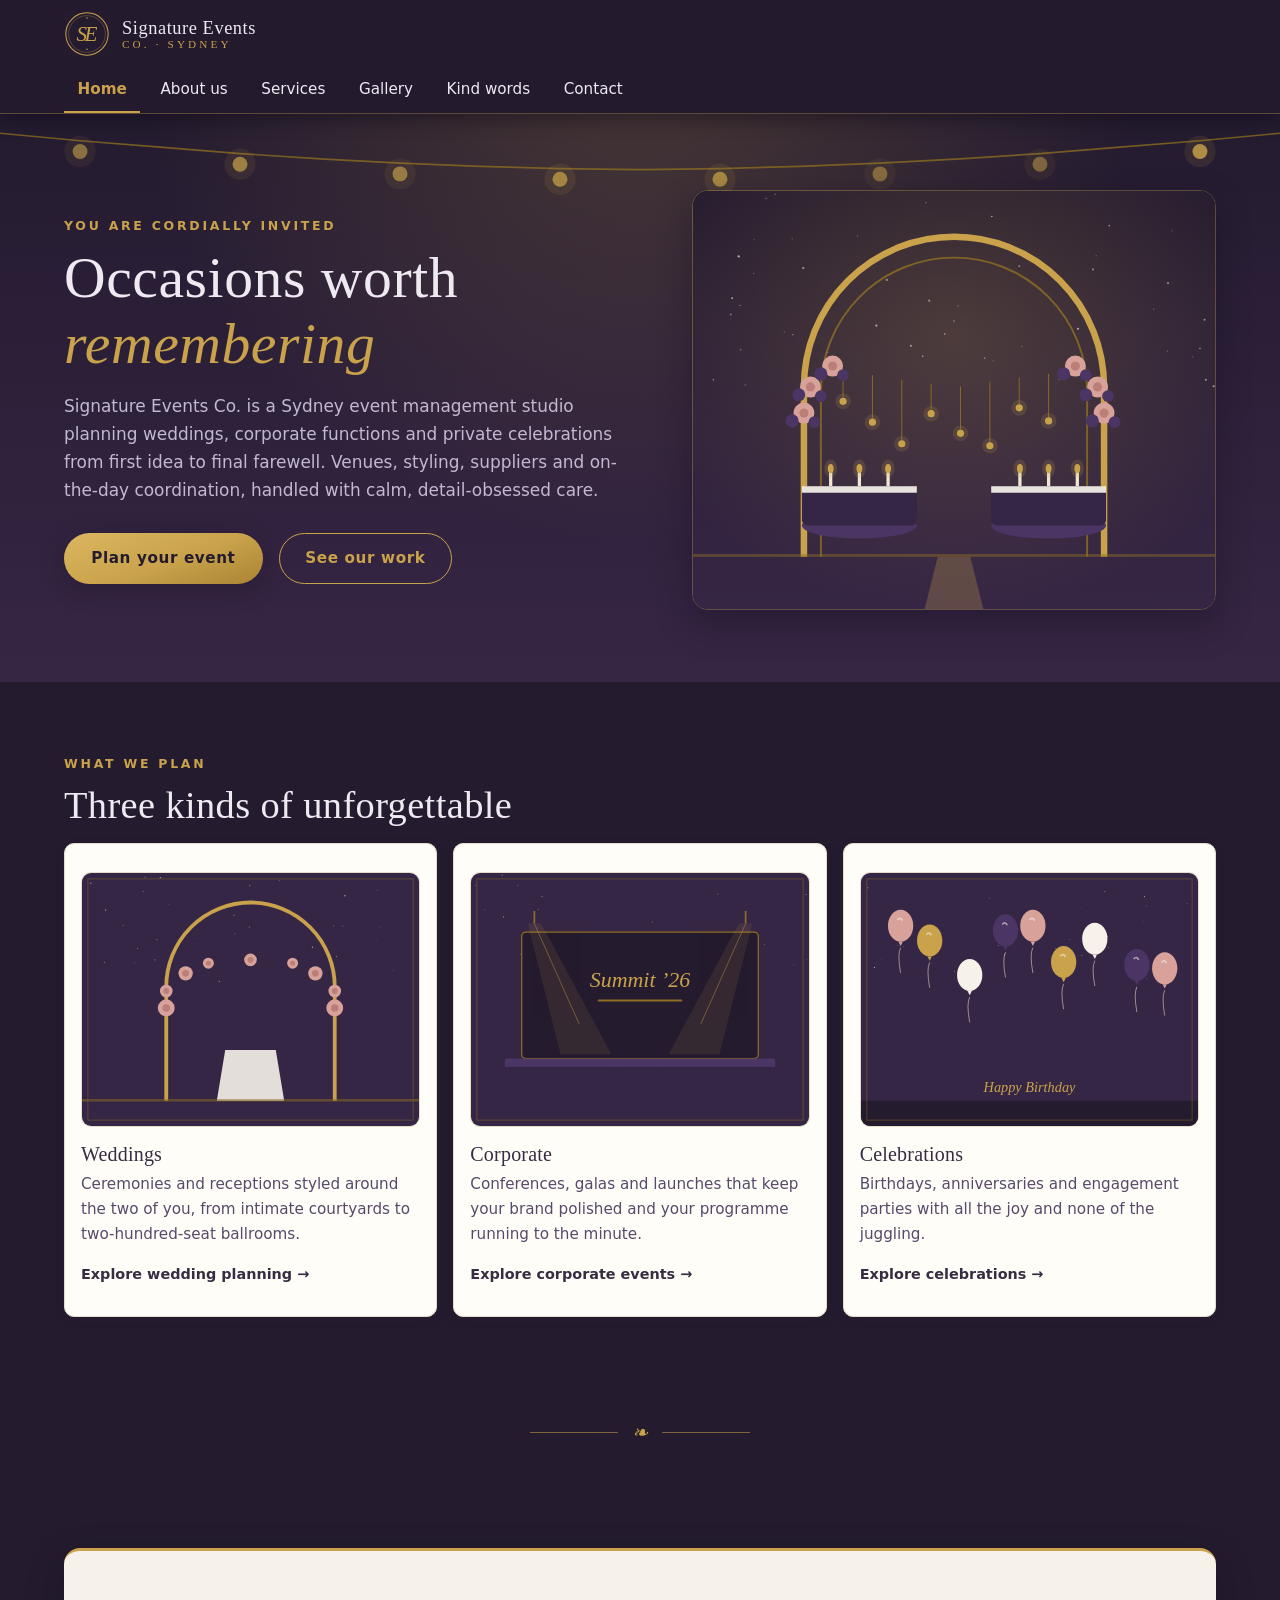
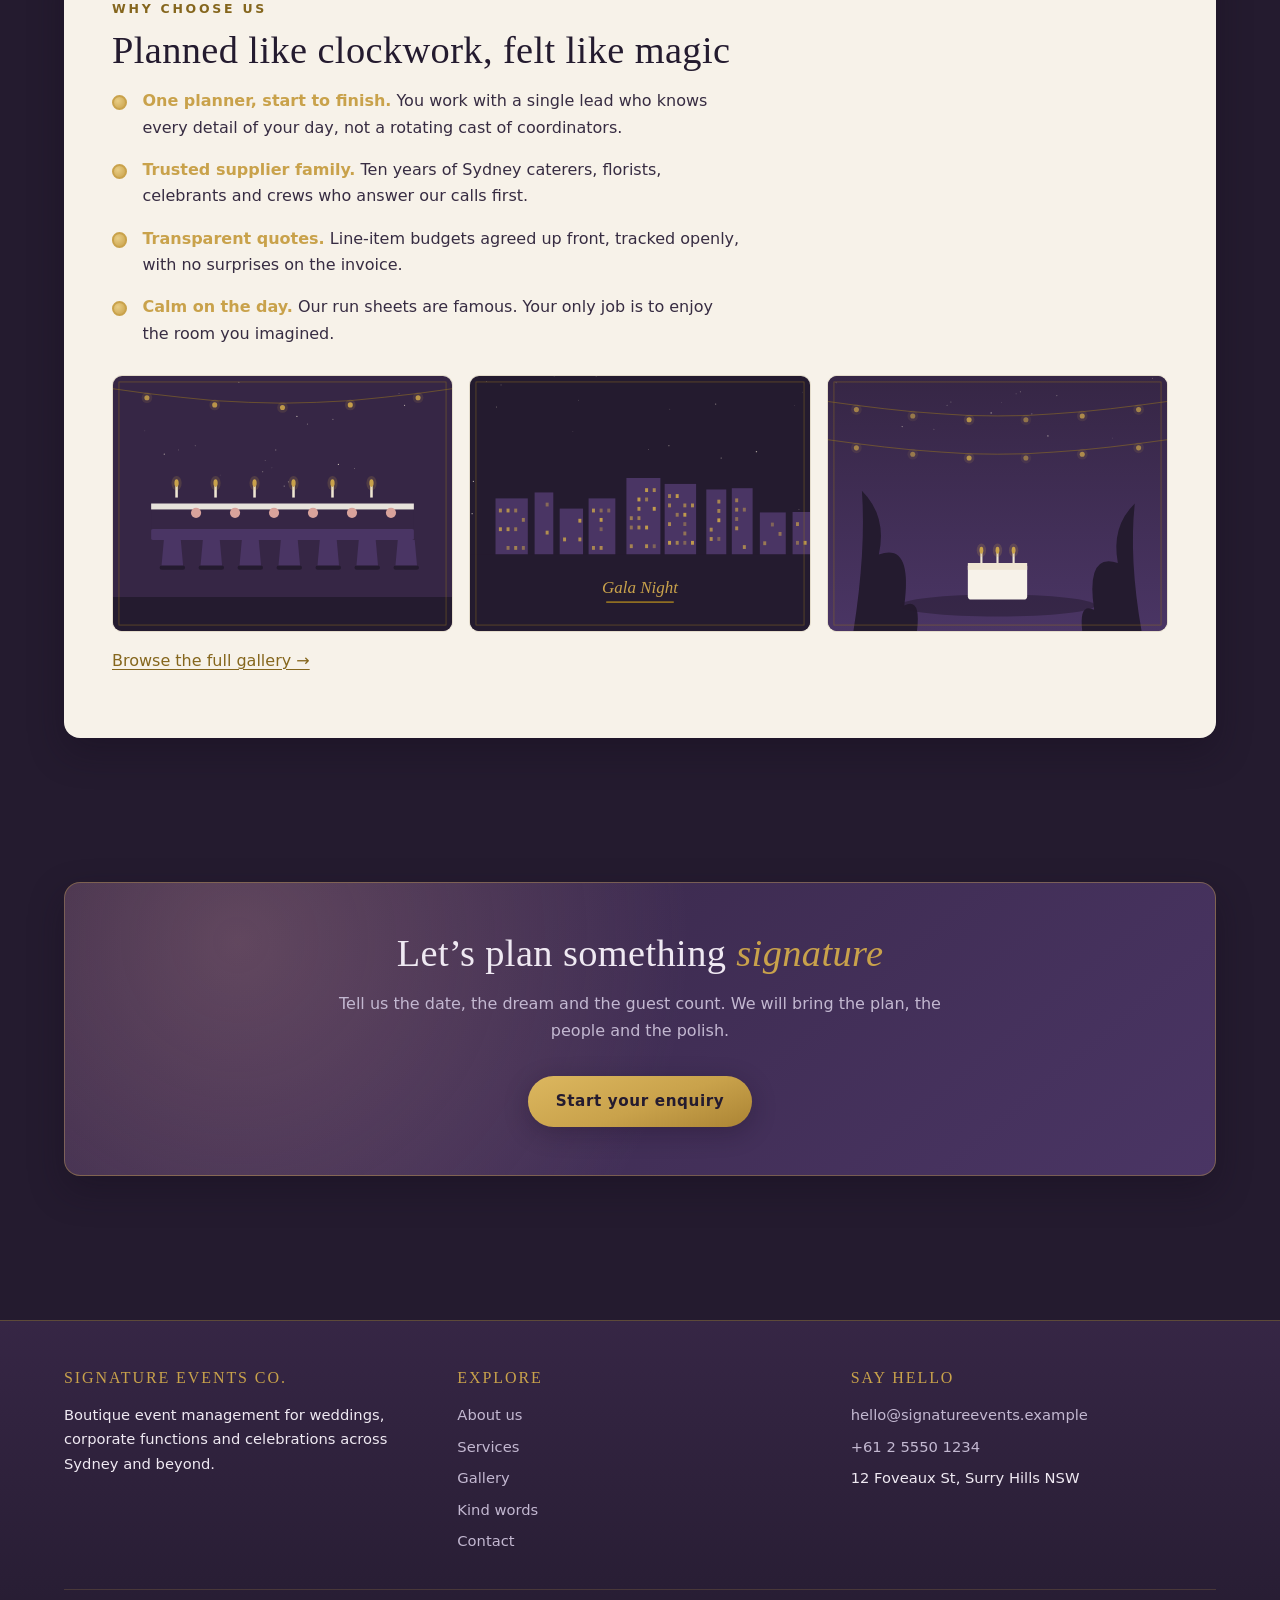
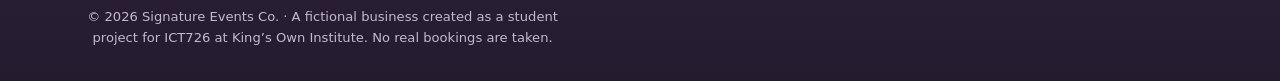
<file: index.html>
<!DOCTYPE html>
<html lang="en">
<head>
  <meta charset="UTF-8">
  <meta name="viewport" content="width=device-width, initial-scale=1.0">
  <meta name="description" content="Signature Events Co. — a Sydney event management studio planning weddings, corporate functions and private celebrations from first idea to final farewell.">
  <title>Signature Events Co. — Event Management, Sydney</title>
  <link rel="icon" type="image/svg+xml" href="images/favicon.svg">
  <link rel="stylesheet" href="css/style.css">
  <link rel="stylesheet" href="css/responsive.css">
  <script src="js/script.js" defer></script>
</head>
<body>
  <a class="skip-link" href="#main">Skip to main content</a>

  <header class="site-header">
    <div class="wrap header-bar">
      <a class="brand" href="index.html">
        <img src="images/logo.svg" alt="" width="46" height="46">
        <span class="brand-name">Signature Events<em>Co. &middot; Sydney</em></span>
      </a>
      <button class="nav-toggle" aria-expanded="false" aria-controls="site-nav">
        <span></span><span></span><span></span>
        <span class="visually-hidden">Menu</span>
      </button>
    </div>
    <nav id="site-nav" class="site-nav wrap" aria-label="Main">
      <ul>
        <li><a href="index.html" aria-current="page">Home</a></li>
        <li><a href="about.html">About us</a></li>
        <li><a href="services.html">Services</a></li>
        <li><a href="gallery.html">Gallery</a></li>
        <li><a href="testimonials.html">Kind words</a></li>
        <li><a href="contact.html">Contact</a></li>
      </ul>
    </nav>
  </header>

  <main id="main">

    <!-- Hero: business name, tagline and 20–50 word introduction -->
    <section class="hero" aria-labelledby="hero-title">
      <img class="hero-lights" src="images/string-lights.svg" alt="" width="1200" height="130">
      <div class="wrap hero-grid">
        <div>
          <span class="eyebrow rise">You are cordially invited</span>
          <h1 id="hero-title" class="rise rise-2">Occasions worth <em>remembering</em></h1>
          <p class="hero-intro rise rise-3">
            Signature Events Co. is a Sydney event management studio planning
            weddings, corporate functions and private celebrations from first
            idea to final farewell. Venues, styling, suppliers and on-the-day
            coordination, handled with calm, detail-obsessed care.
          </p>
          <div class="hero-actions rise rise-4">
            <a class="btn" href="contact.html">Plan your event</a>
            <a class="btn-ghost" href="gallery.html">See our work</a>
          </div>
        </div>
        <img class="hero-art rise rise-3"
             src="images/hero-illustration.svg"
             alt="Illustration of an evening reception: a gold arch strung with lights above two candlelit tables under a starry aubergine sky."
             width="800" height="640">
      </div>
    </section>

    <!-- Three event categories, linking through to Services -->
    <section class="section" aria-labelledby="cat-title">
      <div class="wrap">
        <header class="section-head">
          <span class="eyebrow">What we plan</span>
          <h2 id="cat-title">Three kinds of unforgettable</h2>
        </header>
        <div class="grid grid-3">
          <a class="tile" href="services.html#wedding-planning">
            <img class="thumb" src="images/gallery/wedding-arch.svg"
                 alt="A gold ceremony arch dressed with rose blooms above an ivory aisle."
                 width="800" height="600">
            <h3>Weddings</h3>
            <p>Ceremonies and receptions styled around the two of you, from
               intimate courtyards to two-hundred-seat ballrooms.</p>
            <span class="tile-link">Explore wedding planning &rarr;</span>
          </a>
          <a class="tile" href="services.html#corporate-events">
            <img class="thumb" src="images/gallery/corporate-stage.svg"
                 alt="A dark keynote stage lit by two gold beams with a large screen."
                 width="800" height="600">
            <h3>Corporate</h3>
            <p>Conferences, galas and launches that keep your brand polished
               and your programme running to the minute.</p>
            <span class="tile-link">Explore corporate events &rarr;</span>
          </a>
          <a class="tile" href="services.html#private-parties">
            <img class="thumb" src="images/gallery/social-balloons.svg"
                 alt="Rose, gold and plum balloons drifting above the words Happy Birthday."
                 width="800" height="600">
            <h3>Celebrations</h3>
            <p>Birthdays, anniversaries and engagement parties with all the
               joy and none of the juggling.</p>
            <span class="tile-link">Explore celebrations &rarr;</span>
          </a>
        </div>
      </div>
    </section>

    <p class="fleuron" aria-hidden="true">&#10087;</p>

    <!-- Why choose us + featured gallery strip -->
    <section class="section" aria-labelledby="why-title">
      <div class="wrap">
        <div class="card-panel on-linen">
          <span class="eyebrow">Why choose us</span>
          <h2 id="why-title">Planned like clockwork, felt like magic</h2>
          <ul class="highlights">
            <li><strong>One planner, start to finish.</strong> You work with a
                single lead who knows every detail of your day, not a rotating
                cast of coordinators.</li>
            <li><strong>Trusted supplier family.</strong> Ten years of Sydney
                caterers, florists, celebrants and crews who answer our calls
                first.</li>
            <li><strong>Transparent quotes.</strong> Line-item budgets agreed
                up front, tracked openly, with no surprises on the invoice.</li>
            <li><strong>Calm on the day.</strong> Our run sheets are famous.
                Your only job is to enjoy the room you imagined.</li>
          </ul>
          <div class="grid grid-3 panel-gallery">
            <img src="images/gallery/wedding-tables.svg"
                 alt="A long linen head table set with candles and roses under festoon lights."
                 width="800" height="600" loading="lazy">
            <img src="images/gallery/corporate-gala.svg"
                 alt="A city skyline glittering with lit windows above the words Gala Night."
                 width="800" height="600" loading="lazy">
            <img src="images/gallery/social-garden.svg"
                 alt="Festoon lights swinging between dark trees above a candlelit garden table."
                 width="800" height="600" loading="lazy">
          </div>
          <p class="panel-more">
            <a href="gallery.html">Browse the full gallery &rarr;</a>
          </p>
        </div>
      </div>
    </section>

    <!-- Closing call to action -->
    <section class="section" aria-labelledby="cta-title">
      <div class="wrap">
        <div class="cta-banner">
          <h2 id="cta-title">Let&rsquo;s plan something <em>signature</em></h2>
          <p>Tell us the date, the dream and the guest count. We will bring
             the plan, the people and the polish.</p>
          <a class="btn" href="contact.html">Start your enquiry</a>
        </div>
      </div>
    </section>

  </main>

  <footer class="site-footer">
    <div class="wrap footer-grid">
      <div>
        <h3>Signature Events Co.</h3>
        <p>Boutique event management for weddings, corporate functions and
           celebrations across Sydney and beyond.</p>
      </div>
      <nav aria-label="Footer">
        <h3>Explore</h3>
        <ul>
          <li><a href="about.html">About us</a></li>
          <li><a href="services.html">Services</a></li>
          <li><a href="gallery.html">Gallery</a></li>
          <li><a href="testimonials.html">Kind words</a></li>
          <li><a href="contact.html">Contact</a></li>
        </ul>
      </nav>
      <div>
        <h3>Say hello</h3>
        <address>
        <ul>
          <li><a href="mailto:hello@signatureevents.example">hello@signatureevents.example</a></li>
          <li><a href="tel:+61255501234">+61 2 5550 1234</a></li>
          <li>12 Foveaux St, Surry Hills NSW</li>
        </ul>
        </address>
      </div>
    </div>
    <div class="wrap footer-bottom">
      <p>&copy; <span id="year">2026</span> Signature Events Co. &middot; A
         fictional business created as a student project for ICT726 at
         King&rsquo;s Own Institute. No real bookings are taken.</p>
    </div>
  </footer>
</body>
</html>
</file>
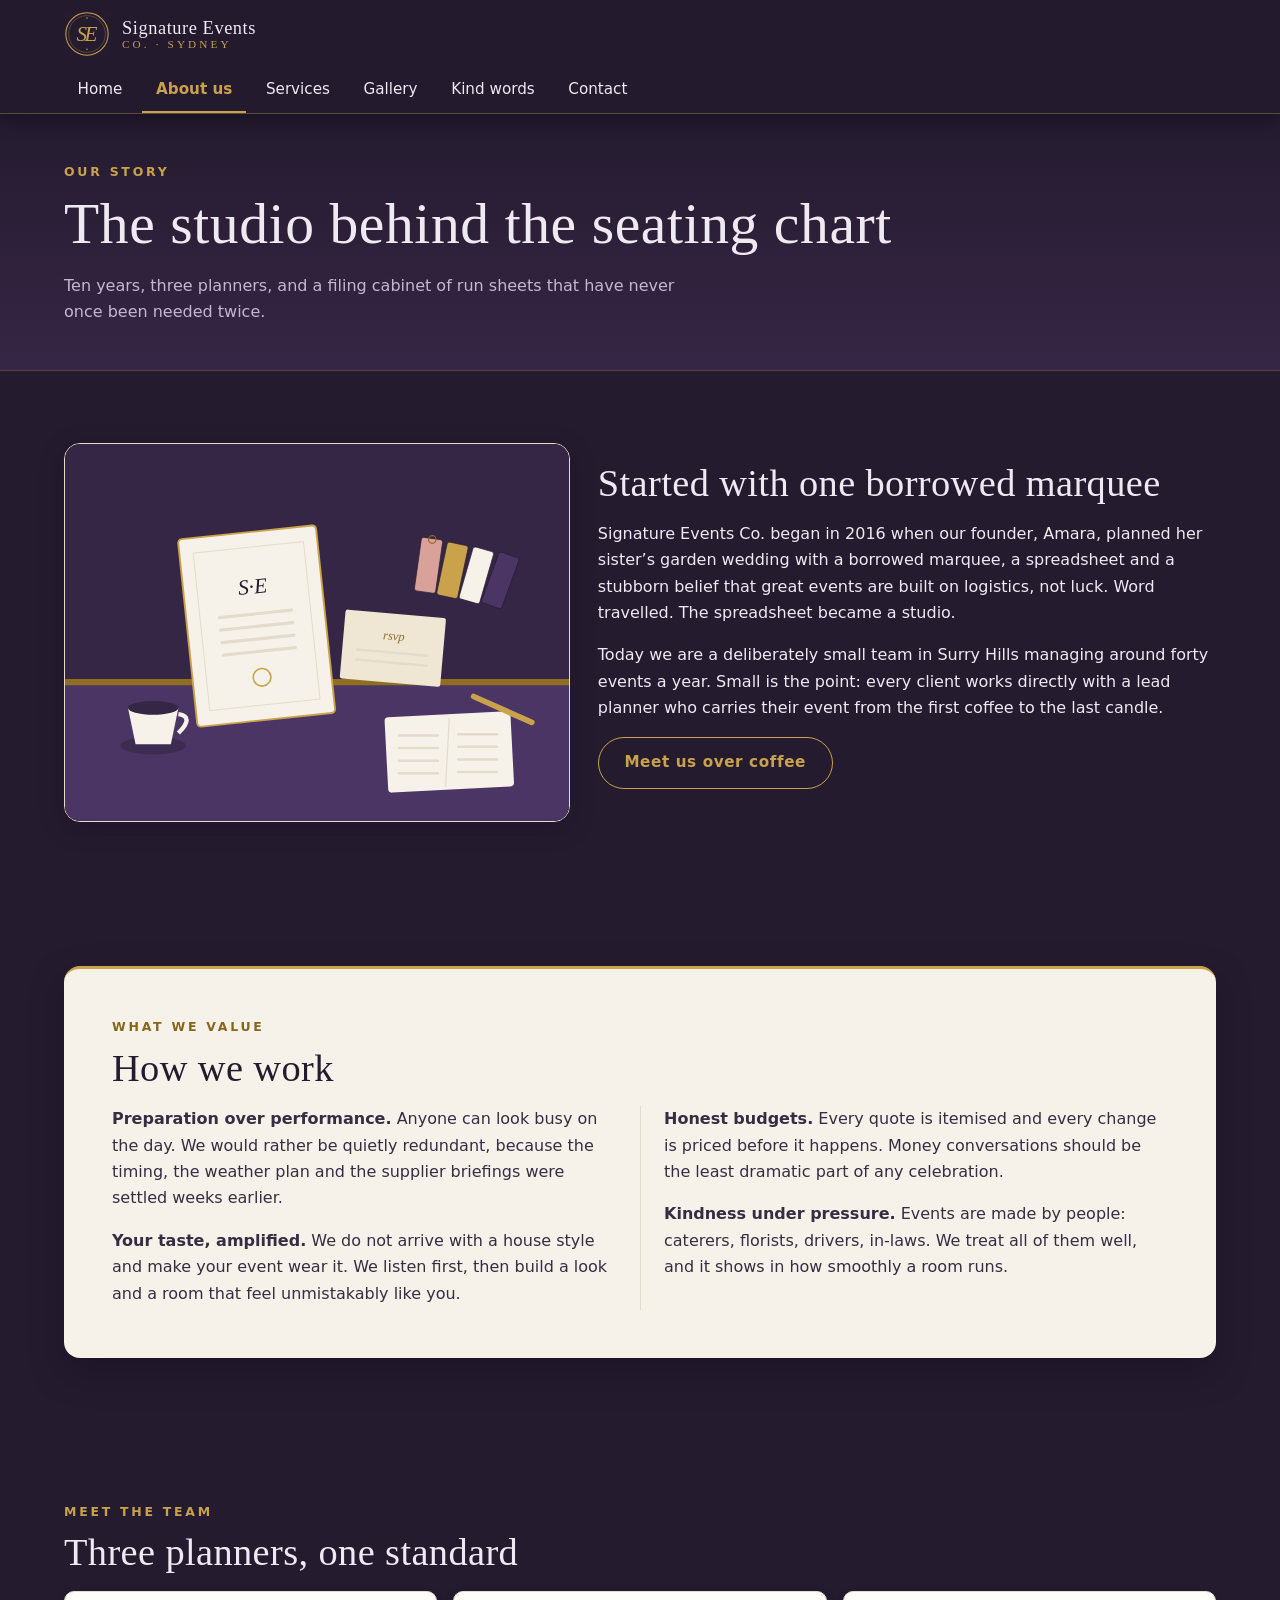
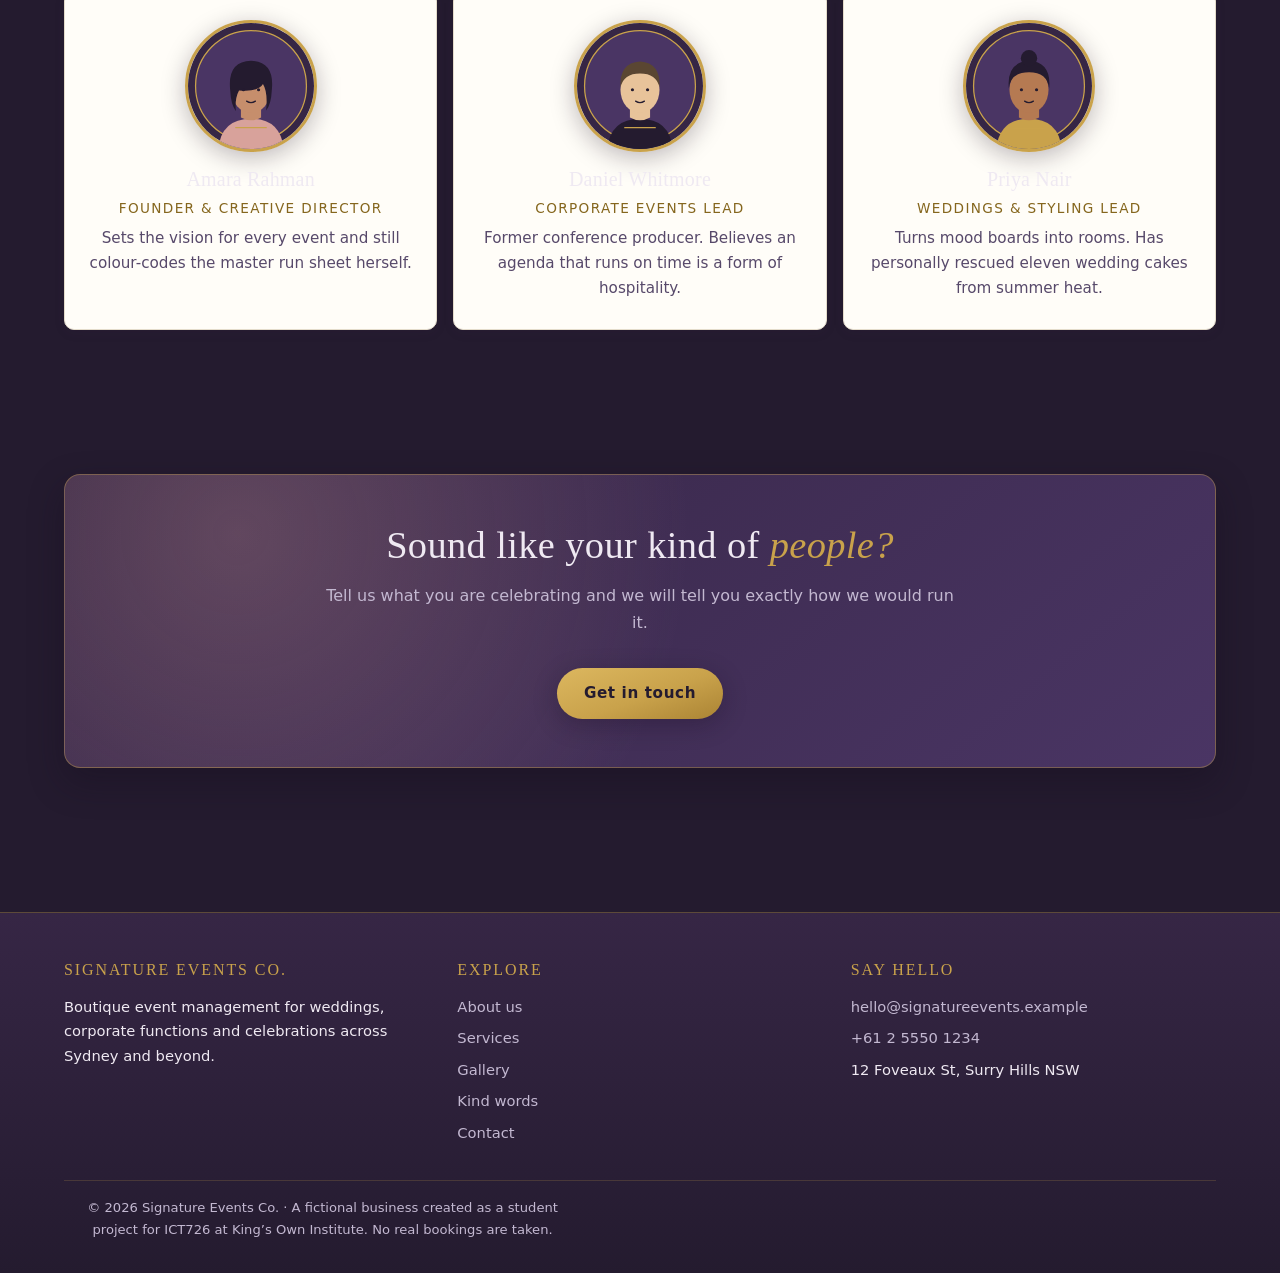
<file: about.html>
<!DOCTYPE html>
<html lang="en">
<head>
  <meta charset="UTF-8">
  <meta name="viewport" content="width=device-width, initial-scale=1.0">
  <meta name="description" content="Meet Signature Events Co. — the story, values and small Sydney team behind ten years of weddings, corporate functions and celebrations.">
  <title>About us — Signature Events Co.</title>
  <link rel="icon" type="image/svg+xml" href="images/favicon.svg">
  <link rel="stylesheet" href="css/style.css">
  <link rel="stylesheet" href="css/responsive.css">
  <script src="js/script.js" defer></script>
</head>
<body>
  <a class="skip-link" href="#main">Skip to main content</a>

  <header class="site-header">
    <div class="wrap header-bar">
      <a class="brand" href="index.html">
        <img src="images/logo.svg" alt="" width="46" height="46">
        <span class="brand-name">Signature Events<em>Co. &middot; Sydney</em></span>
      </a>
      <button class="nav-toggle" aria-expanded="false" aria-controls="site-nav">
        <span></span><span></span><span></span>
        <span class="visually-hidden">Menu</span>
      </button>
    </div>
    <nav id="site-nav" class="site-nav wrap" aria-label="Main">
      <ul>
        <li><a href="index.html">Home</a></li>
        <li><a href="about.html" aria-current="page">About us</a></li>
        <li><a href="services.html">Services</a></li>
        <li><a href="gallery.html">Gallery</a></li>
        <li><a href="testimonials.html">Kind words</a></li>
        <li><a href="contact.html">Contact</a></li>
      </ul>
    </nav>
  </header>

  <main id="main">

    <section class="page-hero" aria-labelledby="page-title">
      <div class="wrap">
        <span class="eyebrow">Our story</span>
        <h1 id="page-title">The studio behind the seating chart</h1>
        <p>Ten years, three planners, and a filing cabinet of run sheets that
           have never once been needed twice.</p>
      </div>
    </section>

    <section class="section" aria-labelledby="story-title">
      <div class="wrap split">
        <img src="images/about-studio.svg"
             alt="Illustration of the planning studio desk: an invitation suite, RSVP card, fabric swatches, a notebook and a cup of coffee."
             width="800" height="600">
        <div>
          <h2 id="story-title">Started with one borrowed marquee</h2>
          <p>Signature Events Co. began in 2016 when our founder, Amara,
             planned her sister&rsquo;s garden wedding with a borrowed marquee,
             a spreadsheet and a stubborn belief that great events are built
             on logistics, not luck. Word travelled. The spreadsheet became a
             studio.</p>
          <p>Today we are a deliberately small team in Surry Hills managing
             around forty events a year. Small is the point: every client
             works directly with a lead planner who carries their event from
             the first coffee to the last candle.</p>
          <p><a class="btn-ghost" href="contact.html">Meet us over coffee</a></p>
        </div>
      </div>
    </section>

    <section class="section" aria-labelledby="values-title">
      <div class="wrap">
        <div class="card-panel on-linen">
          <span class="eyebrow">What we value</span>
          <h2 id="values-title">How we work</h2>
          <div class="values-copy">
            <p><strong>Preparation over performance.</strong> Anyone can look
               busy on the day. We would rather be quietly redundant, because
               the timing, the weather plan and the supplier briefings were
               settled weeks earlier.</p>
            <p><strong>Your taste, amplified.</strong> We do not arrive with a
               house style and make your event wear it. We listen first, then
               build a look and a room that feel unmistakably like you.</p>
            <p><strong>Honest budgets.</strong> Every quote is itemised and
               every change is priced before it happens. Money conversations
               should be the least dramatic part of any celebration.</p>
            <p><strong>Kindness under pressure.</strong> Events are made by
               people: caterers, florists, drivers, in-laws. We treat all of
               them well, and it shows in how smoothly a room runs.</p>
          </div>
        </div>
      </div>
    </section>

    <section class="section" aria-labelledby="team-title">
      <div class="wrap">
        <header class="section-head">
          <span class="eyebrow">Meet the team</span>
          <h2 id="team-title">Three planners, one standard</h2>
        </header>
        <div class="grid grid-3">
          <article class="tile team-card">
            <img src="images/team/amara.svg"
                 alt="Illustrated portrait of Amara Rahman, who has dark wavy hair and wears a rose-coloured top."
                 width="132" height="132">
            <h3>Amara Rahman</h3>
            <p class="role">Founder &amp; Creative Director</p>
            <p>Sets the vision for every event and still colour-codes the
               master run sheet herself.</p>
          </article>
          <article class="tile team-card">
            <img src="images/team/daniel.svg"
                 alt="Illustrated portrait of Daniel Whitmore, who has short brown hair and wears a dark suit."
                 width="132" height="132">
            <h3>Daniel Whitmore</h3>
            <p class="role">Corporate Events Lead</p>
            <p>Former conference producer. Believes an agenda that runs on
               time is a form of hospitality.</p>
          </article>
          <article class="tile team-card">
            <img src="images/team/priya.svg"
                 alt="Illustrated portrait of Priya Nair, who wears her dark hair in a bun and a gold-coloured top."
                 width="132" height="132">
            <h3>Priya Nair</h3>
            <p class="role">Weddings &amp; Styling Lead</p>
            <p>Turns mood boards into rooms. Has personally rescued eleven
               wedding cakes from summer heat.</p>
          </article>
        </div>
      </div>
    </section>

    <section class="section" aria-labelledby="cta-title">
      <div class="wrap">
        <div class="cta-banner">
          <h2 id="cta-title">Sound like your kind of <em>people?</em></h2>
          <p>Tell us what you are celebrating and we will tell you exactly how
             we would run it.</p>
          <a class="btn" href="contact.html">Get in touch</a>
        </div>
      </div>
    </section>

  </main>

  <footer class="site-footer">
    <div class="wrap footer-grid">
      <div>
        <h3>Signature Events Co.</h3>
        <p>Boutique event management for weddings, corporate functions and
           celebrations across Sydney and beyond.</p>
      </div>
      <nav aria-label="Footer">
        <h3>Explore</h3>
        <ul>
          <li><a href="about.html">About us</a></li>
          <li><a href="services.html">Services</a></li>
          <li><a href="gallery.html">Gallery</a></li>
          <li><a href="testimonials.html">Kind words</a></li>
          <li><a href="contact.html">Contact</a></li>
        </ul>
      </nav>
      <div>
        <h3>Say hello</h3>
        <address>
        <ul>
          <li><a href="mailto:hello@signatureevents.example">hello@signatureevents.example</a></li>
          <li><a href="tel:+61255501234">+61 2 5550 1234</a></li>
          <li>12 Foveaux St, Surry Hills NSW</li>
        </ul>
        </address>
      </div>
    </div>
    <div class="wrap footer-bottom">
      <p>&copy; <span id="year">2026</span> Signature Events Co. &middot; A
         fictional business created as a student project for ICT726 at
         King&rsquo;s Own Institute. No real bookings are taken.</p>
    </div>
  </footer>
</body>
</html>
</file>
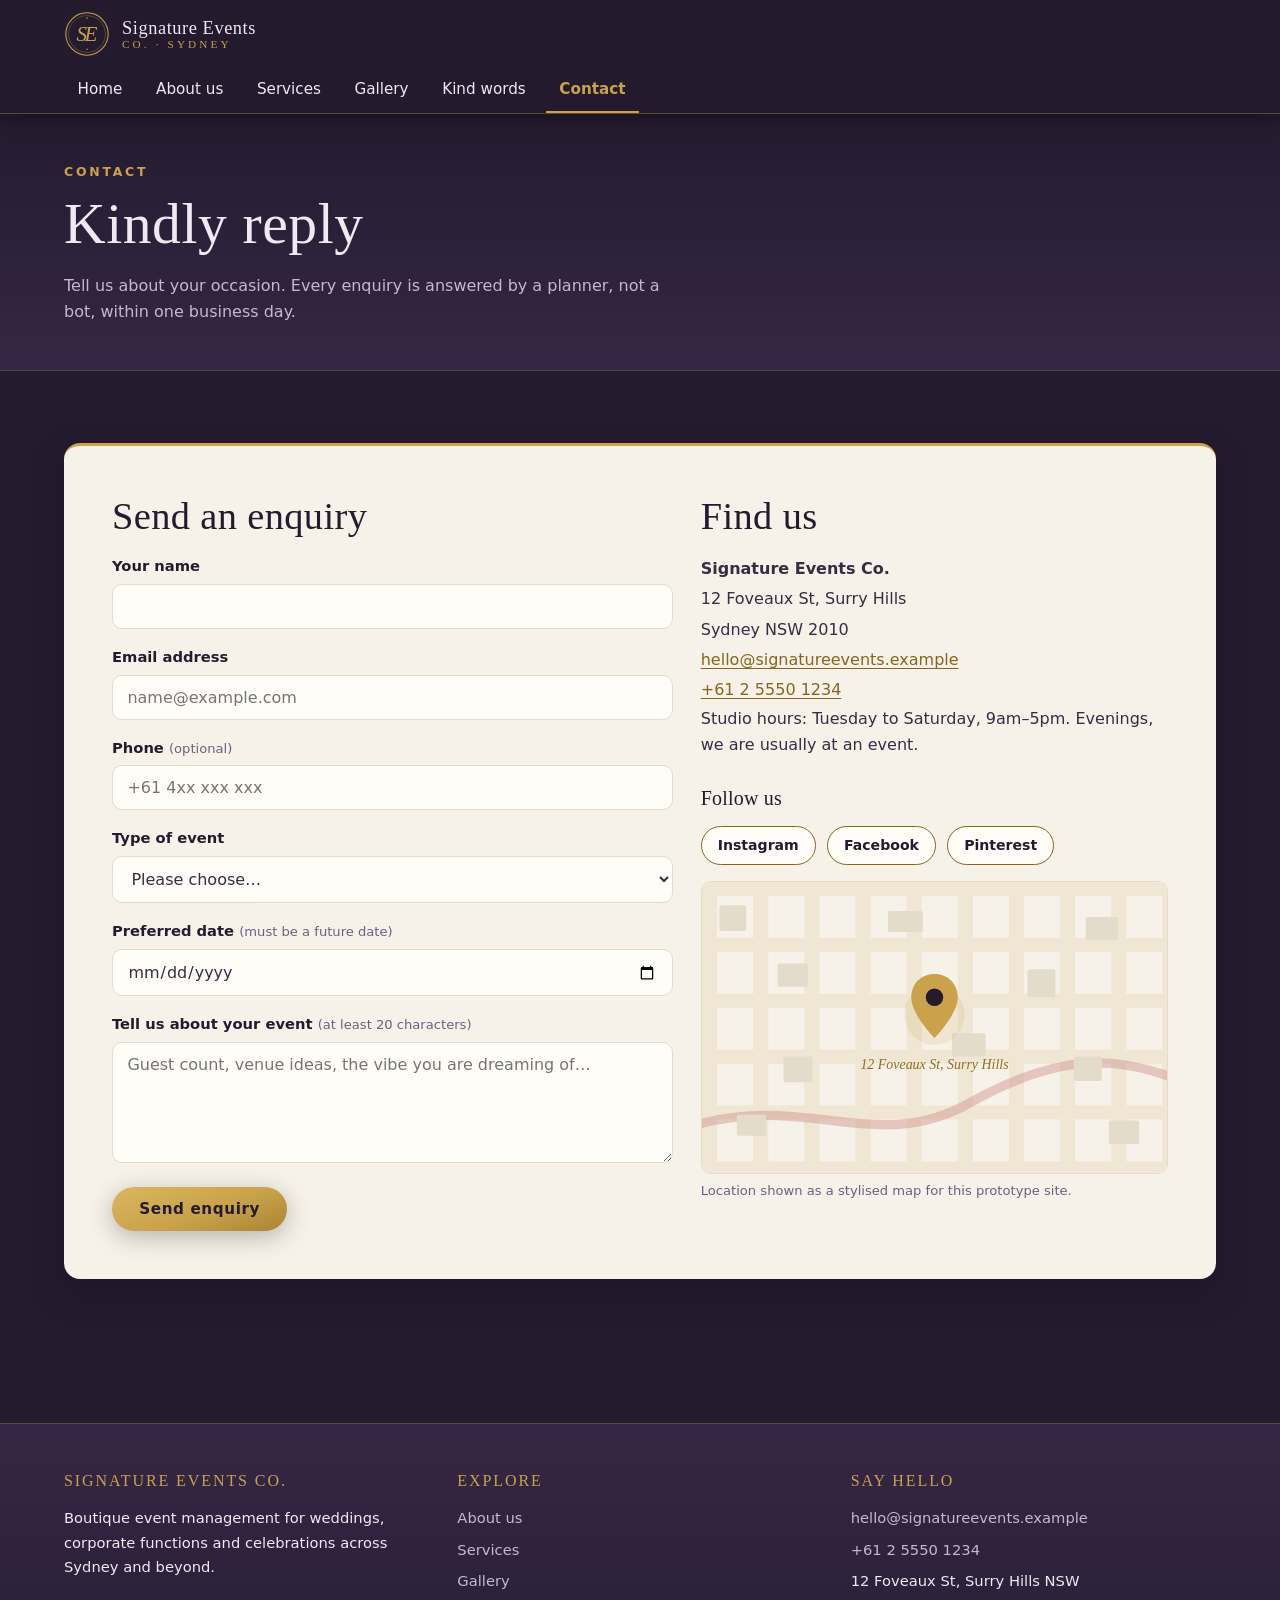
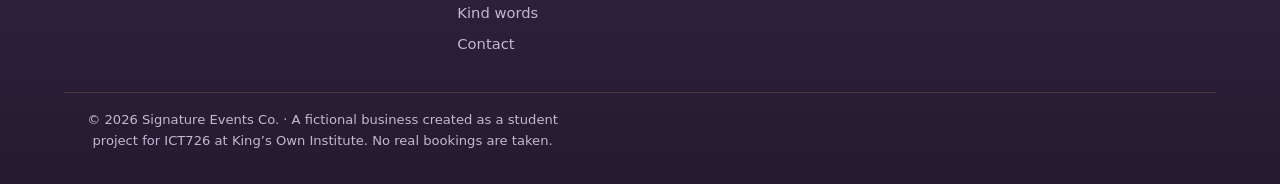
<file: contact.html>
<!DOCTYPE html>
<html lang="en">
<head>
  <meta charset="UTF-8">
  <meta name="viewport" content="width=device-width, initial-scale=1.0">
  <meta name="description" content="Contact Signature Events Co. — send an enquiry about your wedding, corporate event or celebration, or reach us by email, phone and social media.">
  <title>Contact — Signature Events Co.</title>
  <link rel="icon" type="image/svg+xml" href="images/favicon.svg">
  <link rel="stylesheet" href="css/style.css">
  <link rel="stylesheet" href="css/responsive.css">
  <script src="js/script.js" defer></script>
</head>
<body>
  <a class="skip-link" href="#main">Skip to main content</a>

  <header class="site-header">
    <div class="wrap header-bar">
      <a class="brand" href="index.html">
        <img src="images/logo.svg" alt="" width="46" height="46">
        <span class="brand-name">Signature Events<em>Co. &middot; Sydney</em></span>
      </a>
      <button class="nav-toggle" aria-expanded="false" aria-controls="site-nav">
        <span></span><span></span><span></span>
        <span class="visually-hidden">Menu</span>
      </button>
    </div>
    <nav id="site-nav" class="site-nav wrap" aria-label="Main">
      <ul>
        <li><a href="index.html">Home</a></li>
        <li><a href="about.html">About us</a></li>
        <li><a href="services.html">Services</a></li>
        <li><a href="gallery.html">Gallery</a></li>
        <li><a href="testimonials.html">Kind words</a></li>
        <li><a href="contact.html" aria-current="page">Contact</a></li>
      </ul>
    </nav>
  </header>

  <main id="main">

    <section class="page-hero" aria-labelledby="page-title">
      <div class="wrap">
        <span class="eyebrow">Contact</span>
        <h1 id="page-title">Kindly reply</h1>
        <p>Tell us about your occasion. Every enquiry is answered by a
           planner, not a bot, within one business day.</p>
      </div>
    </section>

    <section class="section" aria-labelledby="form-title">
      <div class="wrap">
        <div class="card-panel on-linen contact-grid">

          <!-- Enquiry form: HTML5 attributes + JavaScript validation -->
          <section aria-labelledby="form-title">
            <h2 id="form-title">Send an enquiry</h2>
            <form id="enquiry-form" novalidate>

              <div class="form-field">
                <label for="full-name">Your name</label>
                <input type="text" id="full-name" name="full-name"
                       autocomplete="name" required
                       aria-describedby="err-full-name">
                <p class="error-msg" id="err-full-name"></p>
              </div>

              <div class="form-field">
                <label for="email">Email address</label>
                <input type="email" id="email" name="email"
                       autocomplete="email" required
                       placeholder="name@example.com"
                       aria-describedby="err-email">
                <p class="error-msg" id="err-email"></p>
              </div>

              <div class="form-field">
                <label for="phone">Phone
                  <span class="hint">(optional)</span></label>
                <input type="tel" id="phone" name="phone"
                       autocomplete="tel" inputmode="tel"
                       placeholder="+61 4xx xxx xxx"
                       aria-describedby="err-phone">
                <p class="error-msg" id="err-phone"></p>
              </div>

              <div class="form-field">
                <label for="event-type">Type of event</label>
                <select id="event-type" name="event-type" required
                        aria-describedby="err-event-type">
                  <option value="">Please choose&hellip;</option>
                  <option value="wedding">Wedding</option>
                  <option value="corporate">Corporate event</option>
                  <option value="party">Private party or celebration</option>
                  <option value="other">Something else</option>
                </select>
                <p class="error-msg" id="err-event-type"></p>
              </div>

              <div class="form-field">
                <label for="event-date">Preferred date
                  <span class="hint">(must be a future date)</span></label>
                <input type="date" id="event-date" name="event-date" required
                       aria-describedby="err-event-date">
                <p class="error-msg" id="err-event-date"></p>
              </div>

              <div class="form-field">
                <label for="message">Tell us about your event
                  <span class="hint">(at least 20 characters)</span></label>
                <textarea id="message" name="message" rows="5" required
                          minlength="20"
                          placeholder="Guest count, venue ideas, the vibe you are dreaming of&hellip;"
                          aria-describedby="err-message"></textarea>
                <p class="error-msg" id="err-message"></p>
              </div>

              <button type="submit" class="btn">Send enquiry</button>

              <p id="form-status" class="form-status" role="status"
                 aria-live="polite"></p>
            </form>
          </section>

          <!-- Contact details, socials and location -->
          <aside class="contact-aside" aria-labelledby="details-title">
            <h2 id="details-title">Find us</h2>
            <address>
              <strong>Signature Events Co.</strong><br>
              12 Foveaux St, Surry Hills<br>
              Sydney NSW 2010<br>
              <a href="mailto:hello@signatureevents.example">hello@signatureevents.example</a><br>
              <a href="tel:+61255501234">+61 2 5550 1234</a>
            </address>
            <p>Studio hours: Tuesday to Saturday, 9am&ndash;5pm.
               Evenings, we are usually at an event.</p>

            <h3>Follow us</h3>
            <ul class="social-list">
              <li><a href="#" aria-label="Signature Events Co. on Instagram (prototype link)">Instagram</a></li>
              <li><a href="#" aria-label="Signature Events Co. on Facebook (prototype link)">Facebook</a></li>
              <li><a href="#" aria-label="Signature Events Co. on Pinterest (prototype link)">Pinterest</a></li>
            </ul>

            <figure class="map-figure">
              <img src="images/map-placeholder.svg"
                   alt="Stylised street map of Surry Hills with a gold pin marking 12 Foveaux Street."
                   width="800" height="500" loading="lazy">
              <figcaption>Location shown as a stylised map for this
                prototype site.</figcaption>
            </figure>
          </aside>

        </div>
      </div>
    </section>

  </main>

  <footer class="site-footer">
    <div class="wrap footer-grid">
      <div>
        <h3>Signature Events Co.</h3>
        <p>Boutique event management for weddings, corporate functions and
           celebrations across Sydney and beyond.</p>
      </div>
      <nav aria-label="Footer">
        <h3>Explore</h3>
        <ul>
          <li><a href="about.html">About us</a></li>
          <li><a href="services.html">Services</a></li>
          <li><a href="gallery.html">Gallery</a></li>
          <li><a href="testimonials.html">Kind words</a></li>
          <li><a href="contact.html">Contact</a></li>
        </ul>
      </nav>
      <div>
        <h3>Say hello</h3>
        <address>
        <ul>
          <li><a href="mailto:hello@signatureevents.example">hello@signatureevents.example</a></li>
          <li><a href="tel:+61255501234">+61 2 5550 1234</a></li>
          <li>12 Foveaux St, Surry Hills NSW</li>
        </ul>
        </address>
      </div>
    </div>
    <div class="wrap footer-bottom">
      <p>&copy; <span id="year">2026</span> Signature Events Co. &middot; A
         fictional business created as a student project for ICT726 at
         King&rsquo;s Own Institute. No real bookings are taken.</p>
    </div>
  </footer>
</body>
</html>
</file>
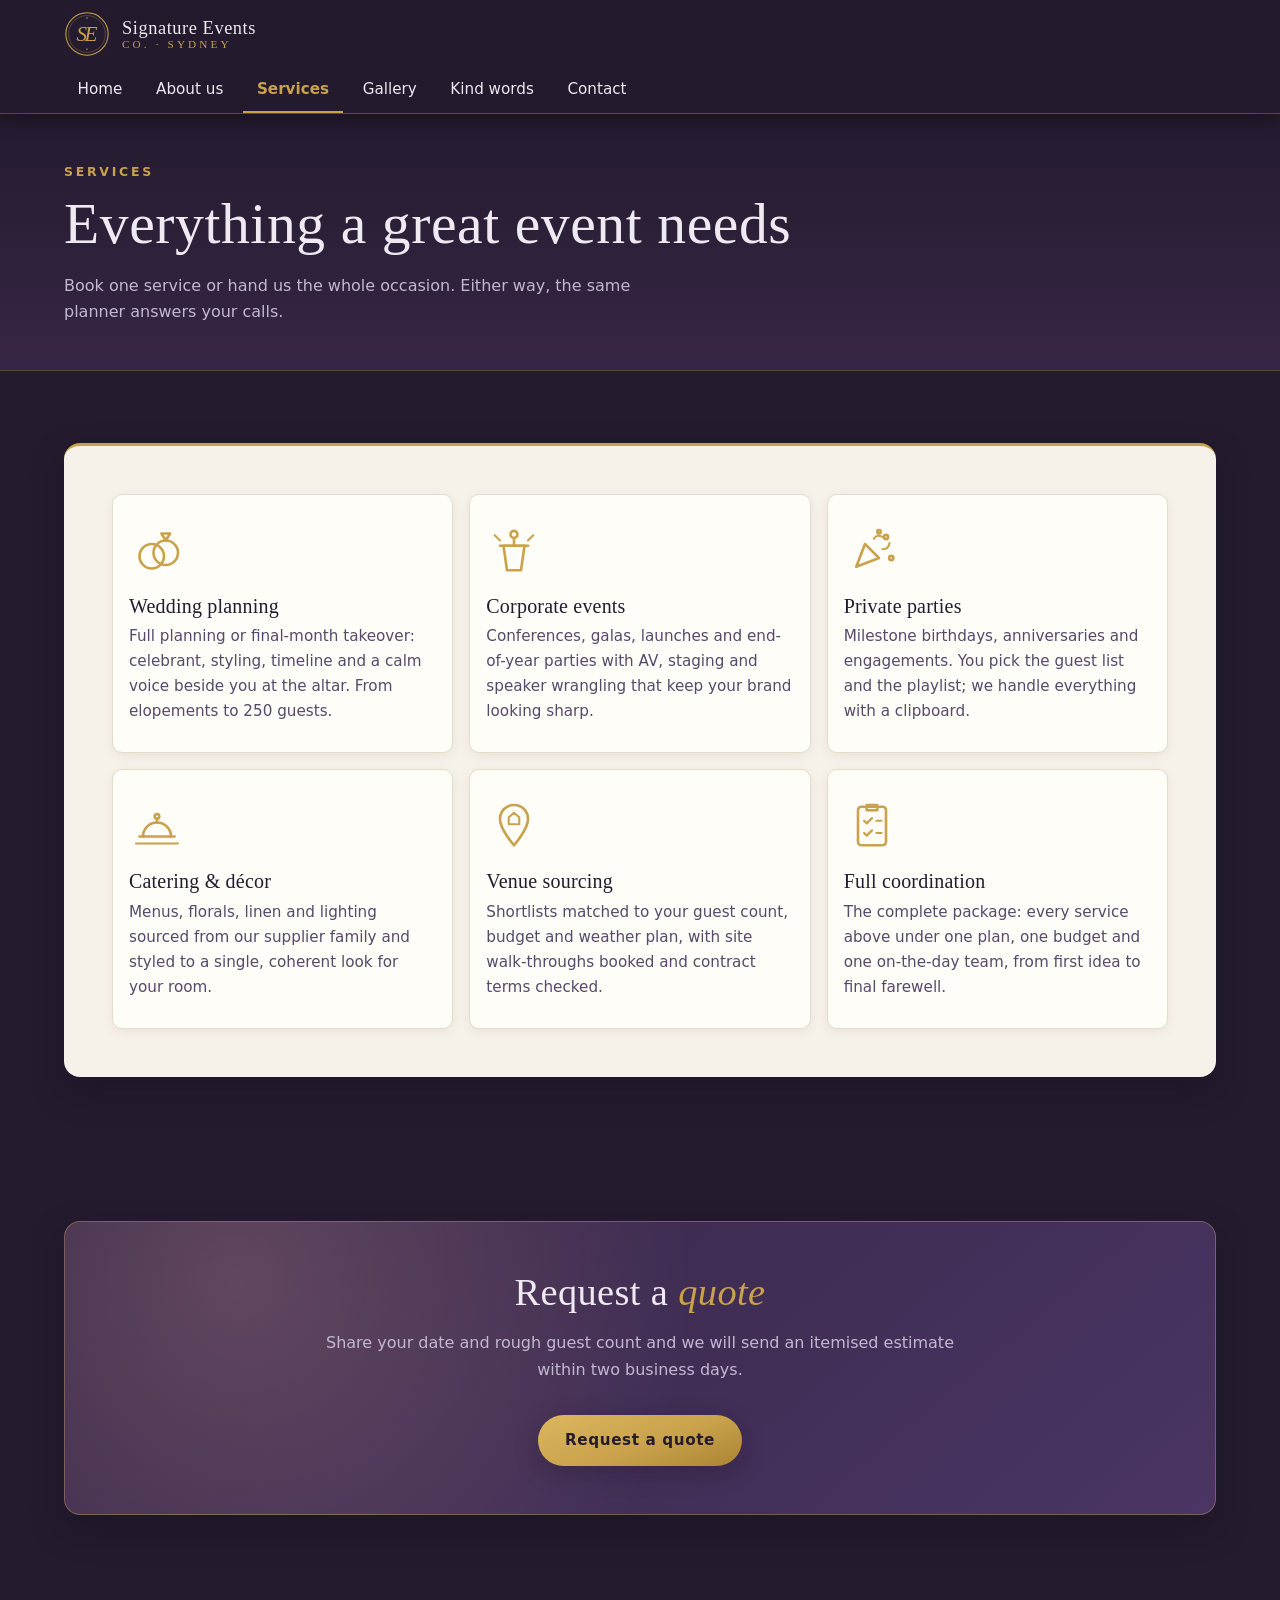
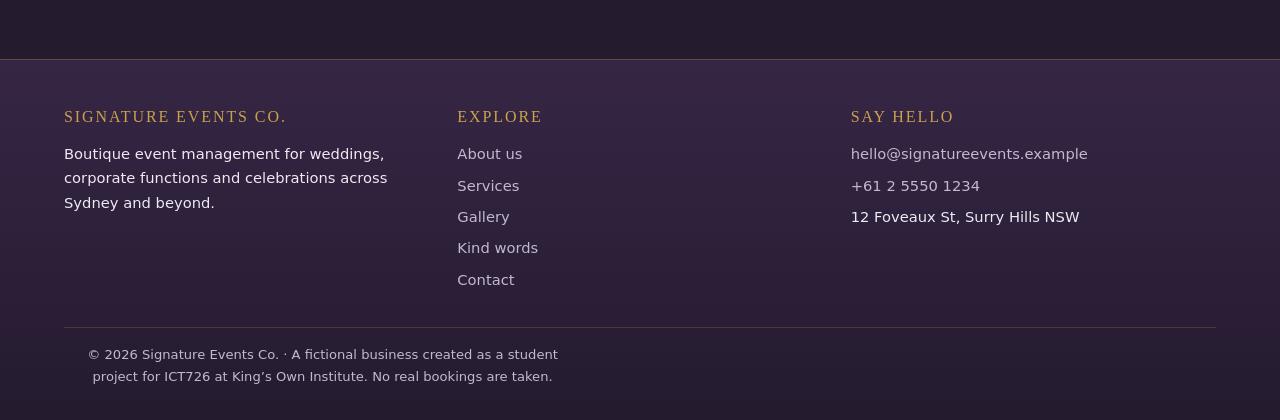
<file: services.html>
<!DOCTYPE html>
<html lang="en">
<head>
  <meta charset="UTF-8">
  <meta name="viewport" content="width=device-width, initial-scale=1.0">
  <meta name="description" content="Signature Events Co. services — wedding planning, corporate events, private parties, catering and décor, venue sourcing and full event coordination in Sydney.">
  <title>Services — Signature Events Co.</title>
  <link rel="icon" type="image/svg+xml" href="images/favicon.svg">
  <link rel="stylesheet" href="css/style.css">
  <link rel="stylesheet" href="css/responsive.css">
  <script src="js/script.js" defer></script>
</head>
<body>
  <a class="skip-link" href="#main">Skip to main content</a>

  <header class="site-header">
    <div class="wrap header-bar">
      <a class="brand" href="index.html">
        <img src="images/logo.svg" alt="" width="46" height="46">
        <span class="brand-name">Signature Events<em>Co. &middot; Sydney</em></span>
      </a>
      <button class="nav-toggle" aria-expanded="false" aria-controls="site-nav">
        <span></span><span></span><span></span>
        <span class="visually-hidden">Menu</span>
      </button>
    </div>
    <nav id="site-nav" class="site-nav wrap" aria-label="Main">
      <ul>
        <li><a href="index.html">Home</a></li>
        <li><a href="about.html">About us</a></li>
        <li><a href="services.html" aria-current="page">Services</a></li>
        <li><a href="gallery.html">Gallery</a></li>
        <li><a href="testimonials.html">Kind words</a></li>
        <li><a href="contact.html">Contact</a></li>
      </ul>
    </nav>
  </header>

  <main id="main">

    <section class="page-hero" aria-labelledby="page-title">
      <div class="wrap">
        <span class="eyebrow">Services</span>
        <h1 id="page-title">Everything a great event needs</h1>
        <p>Book one service or hand us the whole occasion. Either way, the
           same planner answers your calls.</p>
      </div>
    </section>

    <section class="section" aria-labelledby="services-title">
      <div class="wrap">
        <div class="card-panel on-linen">
          <h2 id="services-title" class="visually-hidden">Our six services</h2>
          <div class="grid grid-3">

            <article class="tile" id="wedding-planning">
              <img class="tile-icon" src="images/icons/rings.svg" alt=""
                   width="56" height="56">
              <h3>Wedding planning</h3>
              <p>Full planning or final-month takeover: celebrant, styling,
                 timeline and a calm voice beside you at the altar. From
                 elopements to 250 guests.</p>
            </article>

            <article class="tile" id="corporate-events">
              <img class="tile-icon" src="images/icons/podium.svg" alt=""
                   width="56" height="56">
              <h3>Corporate events</h3>
              <p>Conferences, galas, launches and end-of-year parties with
                 AV, staging and speaker wrangling that keep your brand
                 looking sharp.</p>
            </article>

            <article class="tile" id="private-parties">
              <img class="tile-icon" src="images/icons/confetti.svg" alt=""
                   width="56" height="56">
              <h3>Private parties</h3>
              <p>Milestone birthdays, anniversaries and engagements. You pick
                 the guest list and the playlist; we handle everything with a
                 clipboard.</p>
            </article>

            <article class="tile" id="catering-decor">
              <img class="tile-icon" src="images/icons/catering.svg" alt=""
                   width="56" height="56">
              <h3>Catering &amp; d&eacute;cor</h3>
              <p>Menus, florals, linen and lighting sourced from our supplier
                 family and styled to a single, coherent look for your room.</p>
            </article>

            <article class="tile" id="venue-sourcing">
              <img class="tile-icon" src="images/icons/venue.svg" alt=""
                   width="56" height="56">
              <h3>Venue sourcing</h3>
              <p>Shortlists matched to your guest count, budget and weather
                 plan, with site walk-throughs booked and contract terms
                 checked.</p>
            </article>

            <article class="tile" id="full-coordination">
              <img class="tile-icon" src="images/icons/checklist.svg" alt=""
                   width="56" height="56">
              <h3>Full coordination</h3>
              <p>The complete package: every service above under one plan,
                 one budget and one on-the-day team, from first idea to final
                 farewell.</p>
            </article>

          </div>
        </div>
      </div>
    </section>

    <section class="section" aria-labelledby="cta-title">
      <div class="wrap">
        <div class="cta-banner">
          <h2 id="cta-title">Request a <em>quote</em></h2>
          <p>Share your date and rough guest count and we will send an
             itemised estimate within two business days.</p>
          <a class="btn" href="contact.html">Request a quote</a>
        </div>
      </div>
    </section>

  </main>

  <footer class="site-footer">
    <div class="wrap footer-grid">
      <div>
        <h3>Signature Events Co.</h3>
        <p>Boutique event management for weddings, corporate functions and
           celebrations across Sydney and beyond.</p>
      </div>
      <nav aria-label="Footer">
        <h3>Explore</h3>
        <ul>
          <li><a href="about.html">About us</a></li>
          <li><a href="services.html">Services</a></li>
          <li><a href="gallery.html">Gallery</a></li>
          <li><a href="testimonials.html">Kind words</a></li>
          <li><a href="contact.html">Contact</a></li>
        </ul>
      </nav>
      <div>
        <h3>Say hello</h3>
        <address>
        <ul>
          <li><a href="mailto:hello@signatureevents.example">hello@signatureevents.example</a></li>
          <li><a href="tel:+61255501234">+61 2 5550 1234</a></li>
          <li>12 Foveaux St, Surry Hills NSW</li>
        </ul>
        </address>
      </div>
    </div>
    <div class="wrap footer-bottom">
      <p>&copy; <span id="year">2026</span> Signature Events Co. &middot; A
         fictional business created as a student project for ICT726 at
         King&rsquo;s Own Institute. No real bookings are taken.</p>
    </div>
  </footer>
</body>
</html>
</file>
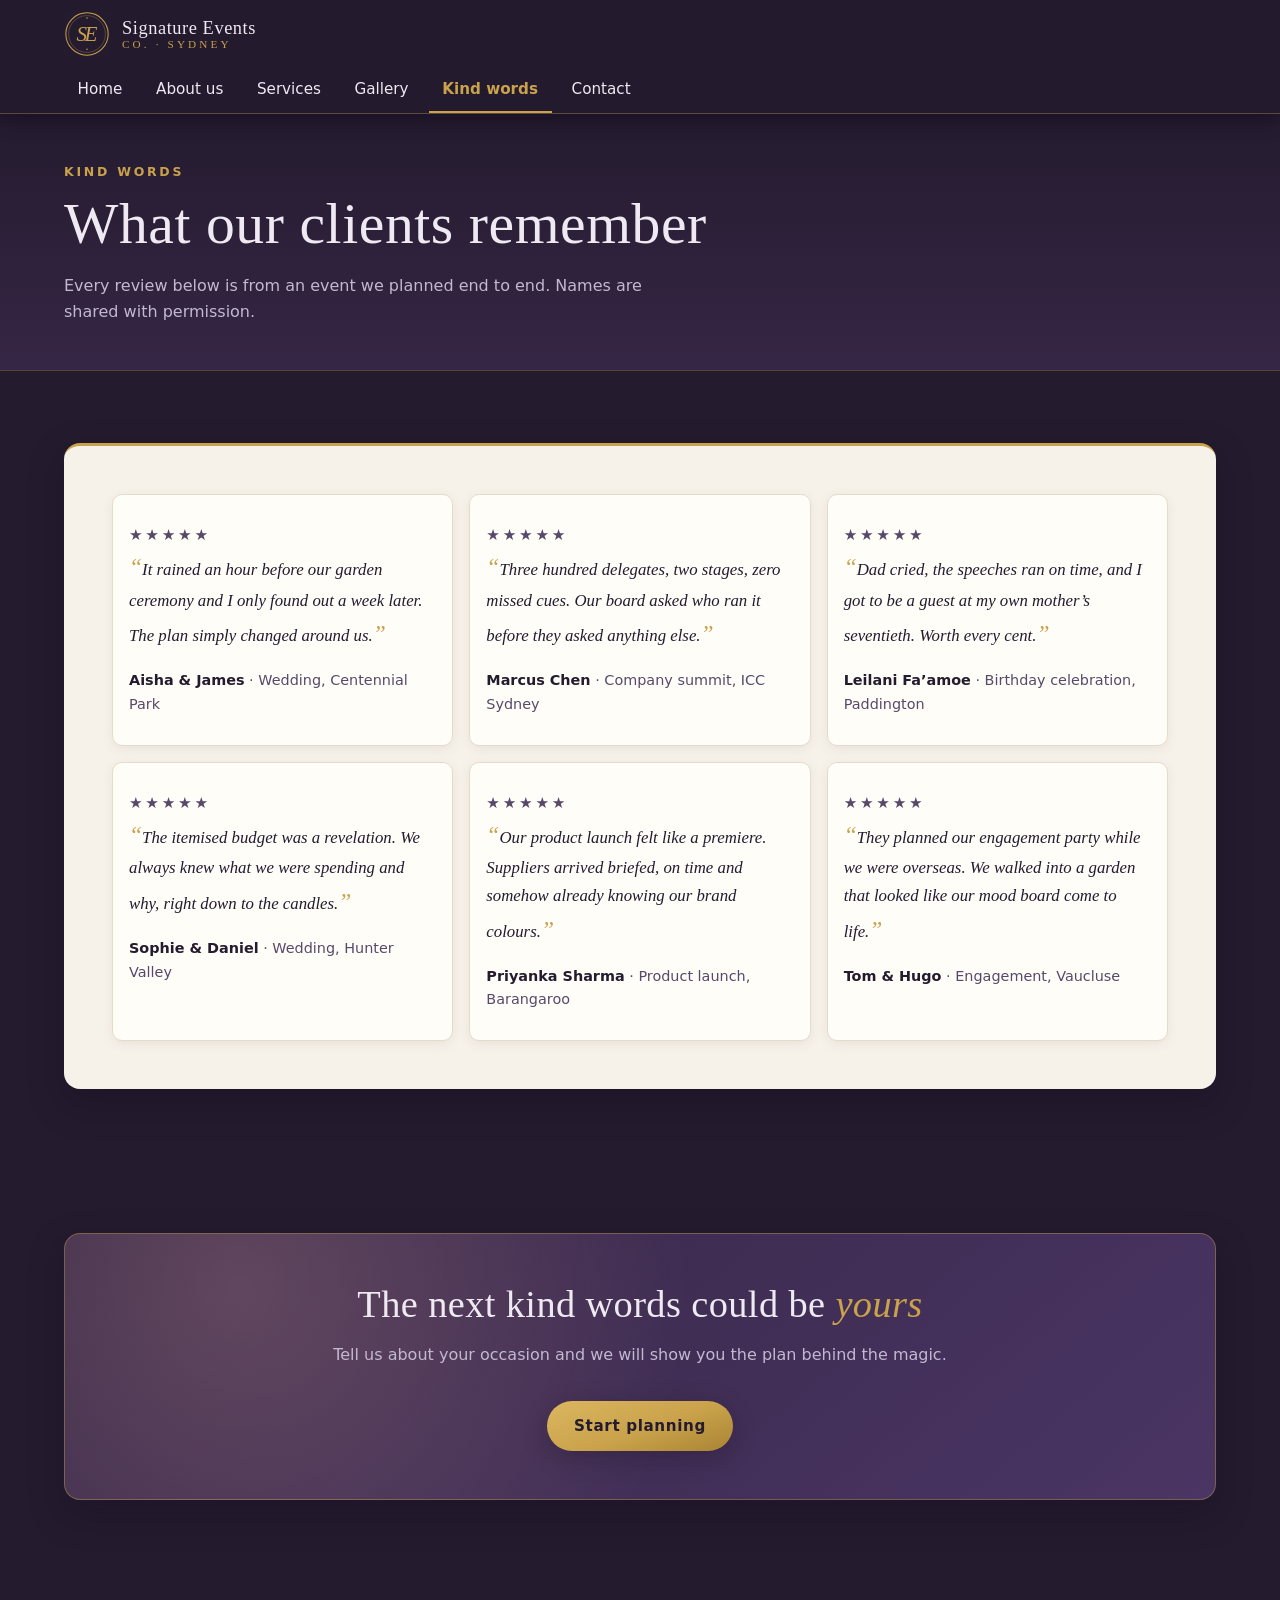
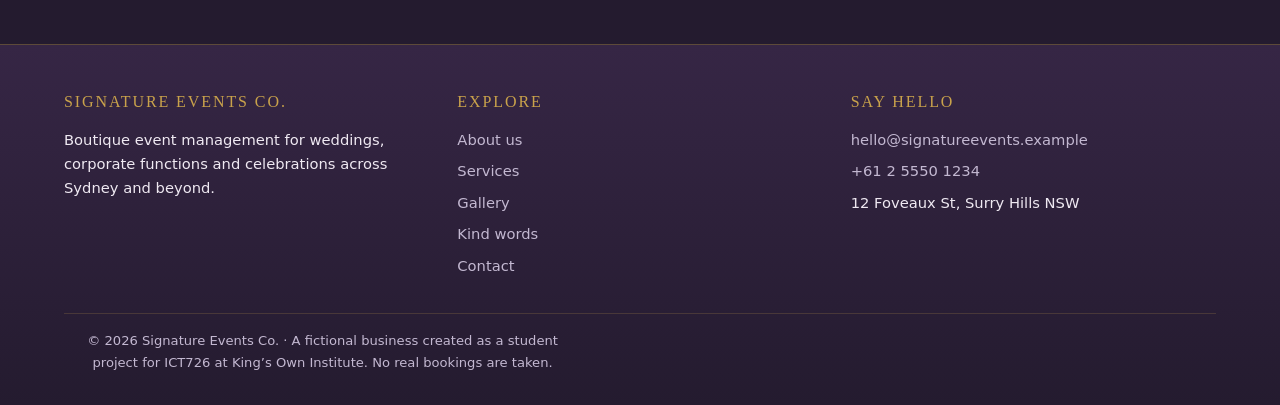
<file: testimonials.html>
<!DOCTYPE html>
<html lang="en">
<head>
  <meta charset="UTF-8">
  <meta name="viewport" content="width=device-width, initial-scale=1.0">
  <meta name="description" content="Kind words from Signature Events Co. clients — reviews from weddings, corporate functions and private celebrations across Sydney.">
  <title>Kind words — Signature Events Co.</title>
  <link rel="icon" type="image/svg+xml" href="images/favicon.svg">
  <link rel="stylesheet" href="css/style.css">
  <link rel="stylesheet" href="css/responsive.css">
  <script src="js/script.js" defer></script>
</head>
<body>
  <a class="skip-link" href="#main">Skip to main content</a>

  <header class="site-header">
    <div class="wrap header-bar">
      <a class="brand" href="index.html">
        <img src="images/logo.svg" alt="" width="46" height="46">
        <span class="brand-name">Signature Events<em>Co. &middot; Sydney</em></span>
      </a>
      <button class="nav-toggle" aria-expanded="false" aria-controls="site-nav">
        <span></span><span></span><span></span>
        <span class="visually-hidden">Menu</span>
      </button>
    </div>
    <nav id="site-nav" class="site-nav wrap" aria-label="Main">
      <ul>
        <li><a href="index.html">Home</a></li>
        <li><a href="about.html">About us</a></li>
        <li><a href="services.html">Services</a></li>
        <li><a href="gallery.html">Gallery</a></li>
        <li><a href="testimonials.html" aria-current="page">Kind words</a></li>
        <li><a href="contact.html">Contact</a></li>
      </ul>
    </nav>
  </header>

  <main id="main">

    <section class="page-hero" aria-labelledby="page-title">
      <div class="wrap">
        <span class="eyebrow">Kind words</span>
        <h1 id="page-title">What our clients remember</h1>
        <p>Every review below is from an event we planned end to end. Names
           are shared with permission.</p>
      </div>
    </section>

    <section class="section" aria-labelledby="reviews-title">
      <div class="wrap">
        <div class="card-panel on-linen">
          <h2 id="reviews-title" class="visually-hidden">Client reviews</h2>
          <div class="grid grid-3">

            <article class="tile review">
              <p class="stars" aria-label="Rated 5 out of 5 stars">
                <span aria-hidden="true">&#9733;&#9733;&#9733;&#9733;&#9733;</span>
              </p>
              <blockquote>It rained an hour before our garden ceremony and I
                only found out a week later. The plan simply changed around
                us.</blockquote>
              <footer><strong>Aisha &amp; James</strong> &middot; Wedding,
                Centennial Park</footer>
            </article>

            <article class="tile review">
              <p class="stars" aria-label="Rated 5 out of 5 stars">
                <span aria-hidden="true">&#9733;&#9733;&#9733;&#9733;&#9733;</span>
              </p>
              <blockquote>Three hundred delegates, two stages, zero missed
                cues. Our board asked who ran it before they asked anything
                else.</blockquote>
              <footer><strong>Marcus Chen</strong> &middot; Company summit,
                ICC Sydney</footer>
            </article>

            <article class="tile review">
              <p class="stars" aria-label="Rated 5 out of 5 stars">
                <span aria-hidden="true">&#9733;&#9733;&#9733;&#9733;&#9733;</span>
              </p>
              <blockquote>Dad cried, the speeches ran on time, and I got to be
                a guest at my own mother&rsquo;s seventieth. Worth every
                cent.</blockquote>
              <footer><strong>Leilani Fa&rsquo;amoe</strong> &middot; Birthday
                celebration, Paddington</footer>
            </article>

            <article class="tile review">
              <p class="stars" aria-label="Rated 5 out of 5 stars">
                <span aria-hidden="true">&#9733;&#9733;&#9733;&#9733;&#9733;</span>
              </p>
              <blockquote>The itemised budget was a revelation. We always knew
                what we were spending and why, right down to the candles.</blockquote>
              <footer><strong>Sophie &amp; Daniel</strong> &middot; Wedding,
                Hunter Valley</footer>
            </article>

            <article class="tile review">
              <p class="stars" aria-label="Rated 5 out of 5 stars">
                <span aria-hidden="true">&#9733;&#9733;&#9733;&#9733;&#9733;</span>
              </p>
              <blockquote>Our product launch felt like a premiere. Suppliers
                arrived briefed, on time and somehow already knowing our brand
                colours.</blockquote>
              <footer><strong>Priyanka Sharma</strong> &middot; Product launch,
                Barangaroo</footer>
            </article>

            <article class="tile review">
              <p class="stars" aria-label="Rated 5 out of 5 stars">
                <span aria-hidden="true">&#9733;&#9733;&#9733;&#9733;&#9733;</span>
              </p>
              <blockquote>They planned our engagement party while we were
                overseas. We walked into a garden that looked like our mood
                board come to life.</blockquote>
              <footer><strong>Tom &amp; Hugo</strong> &middot; Engagement,
                Vaucluse</footer>
            </article>

          </div>
        </div>
      </div>
    </section>

    <section class="section" aria-labelledby="cta-title">
      <div class="wrap">
        <div class="cta-banner">
          <h2 id="cta-title">The next kind words could be <em>yours</em></h2>
          <p>Tell us about your occasion and we will show you the plan behind
             the magic.</p>
          <a class="btn" href="contact.html">Start planning</a>
        </div>
      </div>
    </section>

  </main>

  <footer class="site-footer">
    <div class="wrap footer-grid">
      <div>
        <h3>Signature Events Co.</h3>
        <p>Boutique event management for weddings, corporate functions and
           celebrations across Sydney and beyond.</p>
      </div>
      <nav aria-label="Footer">
        <h3>Explore</h3>
        <ul>
          <li><a href="about.html">About us</a></li>
          <li><a href="services.html">Services</a></li>
          <li><a href="gallery.html">Gallery</a></li>
          <li><a href="testimonials.html">Kind words</a></li>
          <li><a href="contact.html">Contact</a></li>
        </ul>
      </nav>
      <div>
        <h3>Say hello</h3>
        <address>
        <ul>
          <li><a href="mailto:hello@signatureevents.example">hello@signatureevents.example</a></li>
          <li><a href="tel:+61255501234">+61 2 5550 1234</a></li>
          <li>12 Foveaux St, Surry Hills NSW</li>
        </ul>
        </address>
      </div>
    </div>
    <div class="wrap footer-bottom">
      <p>&copy; <span id="year">2026</span> Signature Events Co. &middot; A
         fictional business created as a student project for ICT726 at
         King&rsquo;s Own Institute. No real bookings are taken.</p>
    </div>
  </footer>
</body>
</html>
</file>
<file: css/style.css>
/* ============================================================
   Signature Events Co. — style.css  (stylesheet 1 of 2)
   Mobile-first base styles. Tablet/desktop rules: responsive.css
   ------------------------------------------------------------
   CSS3 features used (assignment requires at least three):
     1. Gradients      — hero backdrop, CTA banner, buttons
     2. Box shadows    — cards, lightbox, sticky header
     3. Rounded corners— cards, buttons, form fields, images
     4. Transitions    — links, buttons, cards, gallery tiles
     5. Transforms     — hover lift/scale, lightbox entrance
     6. Multi-column   — About page values text (desktop)
   ============================================================ */

/* ---------- 1. Design tokens ---------- */
:root {
  /* colour */
  --ink: #241b2f;          /* aubergine night — page ground   */
  --velvet: #362645;       /* raised dark surfaces            */
  --plum: #4a3564;         /* dark accents                    */
  --foil: #c9a24b;         /* gold foil — accents on dark     */
  --foil-deep: #85661d;    /* gold with AA contrast on linen  */
  --rose: #d8a29b;         /* muted rose accent               */
  --linen: #f7f2e9;        /* invitation card surface         */
  --card: #fffdf8;         /* inner cards on linen            */
  --line: #e4dccb;         /* hairlines on linen              */
  --text-dark: #372c42;    /* body text on linen              */
  --text-light: #efe9f2;   /* body text on ink                */
  --text-dim: #c3b8d1;     /* muted text on ink               */
  --error: #8c2f23;
  --success: #2e6b4f;

  /* type */
  --font-display: "Palatino Linotype", Palatino, "Book Antiqua", Georgia, serif;
  --font-body: system-ui, -apple-system, "Segoe UI", Roboto, Helvetica, Arial, sans-serif;

  /* rhythm */
  --space-1: 0.5rem;
  --space-2: 1rem;
  --space-3: 1.75rem;
  --space-4: 3rem;
  --space-5: 4.5rem;
  --radius: 10px;
  --radius-lg: 16px;
  --shadow-soft: 0 6px 24px rgba(20, 12, 30, 0.28);
  --shadow-lift: 0 14px 34px rgba(20, 12, 30, 0.38);
  --measure: 62ch;
}

/* ---------- 2. Reset & base ---------- */
*,
*::before,
*::after {
  box-sizing: border-box;
}

body {
  margin: 0;
  font-family: var(--font-body);
  font-size: 1rem;
  line-height: 1.65;
  color: var(--text-light);
  background-color: var(--ink);
}

img,
svg,
video {
  max-width: 100%;
  height: auto;
  display: block;
}

h1,
h2,
h3 {
  font-family: var(--font-display);
  font-weight: 400;
  line-height: 1.15;
  margin: 0 0 var(--space-2);
  letter-spacing: 0.01em;
}

h1 { font-size: clamp(2.2rem, 7vw, 3.6rem); }
h2 { font-size: clamp(1.6rem, 4.5vw, 2.4rem); }
h3 { font-size: 1.25rem; }

p {
  margin: 0 0 var(--space-2);
  max-width: var(--measure);
}

a {
  color: var(--foil);
  text-decoration-thickness: 1px;
  text-underline-offset: 3px;
  transition: color 0.25s ease;           /* CSS3: transition */
}

a:hover { color: var(--rose); }

/* Visible keyboard focus everywhere (accessibility) */
:focus-visible {
  outline: 3px solid var(--foil);
  outline-offset: 3px;
  border-radius: 2px;
}

/* Skip link — first tab stop on every page */
.skip-link {
  position: absolute;
  top: -100%;
  left: var(--space-2);
  z-index: 200;
  padding: 0.6rem 1rem;
  background: var(--foil);
  color: var(--ink);
  font-weight: 600;
  border-radius: 0 0 var(--radius) var(--radius);
  text-decoration: none;
}

.skip-link:focus { top: 0; }

.visually-hidden {
  position: absolute;
  width: 1px;
  height: 1px;
  padding: 0;
  margin: -1px;
  overflow: hidden;
  clip: rect(0 0 0 0);
  white-space: nowrap;
  border: 0;
}

.wrap {
  width: min(100% - 2.5rem, 72rem);
  margin-inline: auto;
}

/* Small-caps letterspaced kicker above headings */
.eyebrow {
  display: block;
  font-size: 0.78rem;
  font-weight: 600;
  letter-spacing: 0.22em;
  text-transform: uppercase;
  color: var(--foil);
  margin-bottom: var(--space-1);
}

.on-linen .eyebrow { color: var(--foil-deep); }

/* Gold fleuron divider between sections — brand signature */
.fleuron {
  display: flex;
  align-items: center;
  gap: 0.9rem;
  justify-content: center;
  margin: var(--space-3) auto;
  color: var(--foil);
  font-family: var(--font-display);
  font-style: italic;
  font-size: 1.2rem;
}

.fleuron::before,
.fleuron::after {
  content: "";
  flex: 0 1 5.5rem;
  border-top: 1px solid currentColor;
  opacity: 0.55;
}

/* ---------- 3. Buttons ---------- */
.btn {
  display: inline-block;
  padding: 0.8rem 1.7rem;
  font-family: var(--font-body);
  font-size: 0.95rem;
  font-weight: 600;
  letter-spacing: 0.04em;
  text-decoration: none;
  color: var(--ink);
  background-image: linear-gradient(160deg, #dcb75f, var(--foil) 55%, #ab8434); /* CSS3: gradient */
  border: 0;
  border-radius: 999px;                    /* CSS3: rounded corners */
  box-shadow: var(--shadow-soft);          /* CSS3: shadow */
  cursor: pointer;
  transition: transform 0.25s ease, box-shadow 0.25s ease;
}

.btn:hover,
.btn:focus-visible {
  transform: translateY(-3px);             /* CSS3: transform */
  box-shadow: var(--shadow-lift);
  color: var(--ink);
}

.btn-ghost {
  display: inline-block;
  padding: 0.75rem 1.6rem;
  font-weight: 600;
  font-size: 0.95rem;
  letter-spacing: 0.04em;
  text-decoration: none;
  color: var(--foil);
  background: transparent;
  border: 1.5px solid var(--foil);
  border-radius: 999px;
  transition: background-color 0.25s ease, color 0.25s ease, transform 0.25s ease;
}

.btn-ghost:hover,
.btn-ghost:focus-visible {
  background-color: var(--foil);
  color: var(--ink);
  transform: translateY(-3px);
}

/* ---------- 4. Header & navigation ---------- */
.site-header {
  position: sticky;
  top: 0;
  z-index: 100;
  background-color: rgba(36, 27, 47, 0.94);
  border-bottom: 1px solid rgba(201, 162, 75, 0.35);
  box-shadow: 0 4px 18px rgba(10, 5, 18, 0.45);
}

.header-bar {
  display: flex;
  align-items: center;
  justify-content: space-between;
  gap: var(--space-2);
  padding-block: 0.7rem;
}

.brand {
  display: flex;
  align-items: center;
  gap: 0.75rem;
  text-decoration: none;
  color: var(--text-light);
}

.brand img { width: 46px; height: 46px; }

.brand-name {
  font-family: var(--font-display);
  font-size: 1.15rem;
  letter-spacing: 0.03em;
  line-height: 1.1;
}

.brand-name em {
  display: block;
  font-size: 0.7rem;
  font-style: normal;
  letter-spacing: 0.28em;
  text-transform: uppercase;
  color: var(--foil);
}

.nav-toggle {
  display: inline-flex;
  flex-direction: column;
  gap: 5px;
  padding: 0.65rem;
  background: none;
  border: 1.5px solid var(--foil);
  border-radius: var(--radius);
  cursor: pointer;
}

.nav-toggle span {
  width: 22px;
  height: 2px;
  background: var(--foil);
  transition: transform 0.3s ease, opacity 0.3s ease;
}

.nav-toggle[aria-expanded="true"] span:nth-child(1) { transform: translateY(7px) rotate(45deg); }
.nav-toggle[aria-expanded="true"] span:nth-child(2) { opacity: 0; }
.nav-toggle[aria-expanded="true"] span:nth-child(3) { transform: translateY(-7px) rotate(-45deg); }

.site-nav ul {
  list-style: none;
  margin: 0;
  padding: 0;
}

/* Mobile: menu is a drop-down panel toggled by JS */
.site-nav {
  display: none;
  padding-bottom: var(--space-2);
}

.site-nav.open { display: block; }

.site-nav a {
  display: block;
  padding: 0.65rem 0.25rem;
  font-size: 1rem;
  color: var(--text-light);
  text-decoration: none;
  border-bottom: 1px solid rgba(201, 162, 75, 0.18);
  transition: color 0.25s ease, padding-left 0.25s ease;
}

.site-nav a:hover { color: var(--foil); padding-left: 0.6rem; }

.site-nav a[aria-current="page"] {
  color: var(--foil);
  font-weight: 600;
}

/* ---------- 5. Hero (home) ---------- */
.hero {
  position: relative;
  overflow: hidden;
  background-image:
    radial-gradient(ellipse at 50% -10%, rgba(201, 162, 75, 0.20), transparent 55%),
    linear-gradient(180deg, var(--ink), var(--velvet));   /* CSS3: gradients */
  padding-block: var(--space-4) var(--space-5);
}

.hero-lights {
  position: absolute;
  inset: 0 0 auto;
  width: 100%;
  opacity: 0.9;
  pointer-events: none;
}

.hero-grid {
  position: relative;
  display: grid;
  gap: var(--space-3);
  align-items: center;
  padding-top: var(--space-3);
}

.hero h1 { margin-bottom: var(--space-2); }

.hero h1 em {
  font-style: italic;
  color: var(--foil);
}

.hero-intro {
  color: var(--text-dim);
  font-size: 1.06rem;
}

.hero-actions {
  display: flex;
  flex-wrap: wrap;
  gap: var(--space-2);
  margin-top: var(--space-3);
}

.hero-art {
  border-radius: var(--radius-lg);
  box-shadow: var(--shadow-lift);
  border: 1px solid rgba(201, 162, 75, 0.35);
}

/* Orchestrated entrance: staggered rise on load */
.rise {
  opacity: 0;
  transform: translateY(22px);
  animation: rise 0.8s ease forwards;
}

.rise-2 { animation-delay: 0.15s; }
.rise-3 { animation-delay: 0.3s; }
.rise-4 { animation-delay: 0.45s; }

@keyframes rise {
  to { opacity: 1; transform: translateY(0); }
}

/* ---------- 6. Section shells ---------- */
.section { padding-block: var(--space-4); }

.section-head { max-width: var(--measure); }

/* Linen "invitation card" panel — the brand's signature surface */
.card-panel {
  background-color: var(--linen);
  color: var(--text-dark);
  border-radius: var(--radius-lg);
  border-top: 3px solid var(--foil);       /* gilded edge */
  box-shadow: var(--shadow-lift);
  padding: var(--space-3);
}

.on-linen h2,
.on-linen h3 { color: var(--ink); }

.on-linen a { color: var(--foil-deep); }
.on-linen a:hover { color: var(--plum); }

/* ---------- 7. Card grids (categories, services, team, reviews) ---------- */
.grid {
  display: grid;
  gap: var(--space-2);
}

.tile {
  background-color: var(--card);
  border: 1px solid var(--line);
  border-radius: var(--radius);
  padding: var(--space-3) var(--space-2);
  box-shadow: 0 3px 12px rgba(60, 40, 80, 0.08);
  transition: transform 0.3s ease, box-shadow 0.3s ease;
}

.tile:hover {
  transform: translateY(-6px);             /* CSS3: transform lift */
  box-shadow: 0 16px 30px rgba(60, 40, 80, 0.18);
}

.tile img.tile-icon {
  width: 56px;
  height: 56px;
  margin-bottom: var(--space-2);
}

.tile h3 { margin-bottom: 0.4rem; }

.tile p {
  font-size: 0.95rem;
  margin-bottom: 0;
  color: #57496a;
}

.tile-link {
  display: inline-block;
  margin-top: var(--space-2);
  font-weight: 600;
  font-size: 0.9rem;
}

/* Category cards on the home page (link tiles) */
a.tile {
  display: block;
  text-decoration: none;
  color: var(--text-dark);
}

a.tile:hover h3 { color: var(--foil-deep); }

a.tile .thumb {
  border-radius: var(--radius);
  margin-bottom: var(--space-2);
  border: 1px solid var(--line);
}

/* Highlights list (Why choose us) */
.highlights {
  list-style: none;
  margin: 0;
  padding: 0;
  display: grid;
  gap: var(--space-2);
}

.highlights li {
  position: relative;
  padding-left: 1.9rem;
  max-width: var(--measure);
}

.highlights li::before {
  content: "";
  position: absolute;
  left: 0;
  top: 0.42em;
  width: 0.95rem;
  height: 0.95rem;
  border: 2px solid var(--foil);
  border-radius: 50%;
  background: radial-gradient(circle at 35% 35%, #e9cd85, var(--foil));
}

.highlights strong { color: var(--foil); font-weight: 600; }

/* Featured gallery strip inside the home highlights panel */
.panel-gallery { margin-top: var(--space-3); }

.panel-gallery img {
  border-radius: var(--radius);
  border: 1px solid var(--line);
}

.panel-more { margin-top: var(--space-2); }

/* Team cards */
.team-card { text-align: center; }

.team-card img {
  width: 132px;
  height: 132px;
  margin: 0 auto var(--space-2);
  border-radius: 50%;
  border: 3px solid var(--foil);
  box-shadow: var(--shadow-soft);
}

.team-card .role {
  font-size: 0.85rem;
  letter-spacing: 0.1em;
  text-transform: uppercase;
  color: var(--foil-deep);
  margin-bottom: 0.4rem;
}

/* Testimonial cards */
.review blockquote {
  margin: 0 0 var(--space-2);
  font-family: var(--font-display);
  font-style: italic;
  font-size: 1.05rem;
  color: var(--ink);
}

.review blockquote::before { content: "\201C"; color: var(--foil); font-size: 1.4em; }
.review blockquote::after  { content: "\201D"; color: var(--foil); font-size: 1.4em; }

.stars {
  color: var(--foil-deep);
  letter-spacing: 0.18em;
  font-size: 0.95rem;
  margin-bottom: 0.5rem;
}

.review footer {
  font-size: 0.9rem;
  color: #57496a;
}

.review footer strong { color: var(--ink); }

/* ---------- 8. CTA banner ---------- */
.cta-banner {
  text-align: center;
  border-radius: var(--radius-lg);
  padding: var(--space-4) var(--space-3);
  background-image:
    radial-gradient(circle at 15% 20%, rgba(216, 162, 155, 0.25), transparent 45%),
    linear-gradient(140deg, var(--velvet), var(--plum));
  border: 1px solid rgba(201, 162, 75, 0.4);
  box-shadow: var(--shadow-lift);
}

.cta-banner h2 em { font-style: italic; color: var(--foil); }

.cta-banner p {
  margin-inline: auto;
  color: var(--text-dim);
}

.cta-banner .btn { margin-top: var(--space-2); }

/* ---------- 9. Page hero (interior pages) ---------- */
.page-hero {
  padding-block: var(--space-4) var(--space-3);
  background-image: linear-gradient(180deg, var(--ink), var(--velvet));
  border-bottom: 1px solid rgba(201, 162, 75, 0.3);
}

.page-hero p { color: var(--text-dim); }

/* ---------- 10. About page ---------- */
.split {
  display: grid;
  gap: var(--space-3);
  align-items: center;
}

.split img {
  border-radius: var(--radius-lg);
  border: 1px solid var(--line);
  box-shadow: var(--shadow-soft);
}

/* Values copy: becomes true CSS3 multi-column on desktop (responsive.css) */
.values-copy p { max-width: none; }

/* ---------- 11. Gallery ---------- */
.filter-bar {
  display: flex;
  flex-wrap: wrap;
  gap: 0.6rem;
  margin-bottom: var(--space-3);
}

.filter-btn {
  padding: 0.5rem 1.1rem;
  font: 600 0.85rem var(--font-body);
  letter-spacing: 0.06em;
  text-transform: uppercase;
  color: var(--text-dark);
  background: var(--card);
  border: 1.5px solid var(--line);
  border-radius: 999px;
  cursor: pointer;
  transition: background-color 0.25s ease, color 0.25s ease, border-color 0.25s ease;
}

.filter-btn:hover { border-color: var(--foil-deep); }

.filter-btn[aria-pressed="true"] {
  background: var(--ink);
  border-color: var(--ink);
  color: var(--foil);
}

.gallery-grid {
  display: grid;
  grid-template-columns: repeat(2, 1fr);
  gap: var(--space-2);
}

.gallery-item { margin: 0; }

.gallery-item.is-hidden { display: none; }

.gallery-item button {
  display: block;
  width: 100%;
  padding: 0;
  background: none;
  border: 1px solid var(--line);
  border-radius: var(--radius);
  overflow: hidden;
  cursor: zoom-in;
}

.gallery-item img {
  width: 100%;
  aspect-ratio: 4 / 3;
  object-fit: cover;
  transition: transform 0.45s ease;
}

.gallery-item button:hover img,
.gallery-item button:focus-visible img {
  transform: scale(1.06);                  /* CSS3: transform zoom */
}

.gallery-item figcaption {
  padding: 0.55rem 0.3rem 0;
  font-size: 0.85rem;
  color: #57496a;
}

.gallery-video {
  margin-top: var(--space-4);
}

.gallery-video video {
  width: 100%;
  border-radius: var(--radius-lg);
  border: 1px solid var(--line);
  box-shadow: var(--shadow-soft);
  background: var(--ink);
}

/* ---------- 12. Lightbox ---------- */
.lightbox {
  position: fixed;
  inset: 0;
  z-index: 300;
  display: none;
  align-items: center;
  justify-content: center;
  padding: var(--space-2);
  background: rgba(18, 10, 26, 0.9);
}

.lightbox.open { display: flex; }

.lightbox-inner {
  position: relative;
  max-width: min(60rem, 100%);
  transform: scale(0.94);
  opacity: 0;
  transition: transform 0.3s ease, opacity 0.3s ease;
}

.lightbox.open .lightbox-inner {
  transform: scale(1);
  opacity: 1;
}

.lightbox-inner img {
  max-height: 76vh;
  width: auto;
  max-width: 100%;
  margin-inline: auto;
  border-radius: var(--radius);
  border: 2px solid var(--foil);
  box-shadow: var(--shadow-lift);
}

.lightbox-caption {
  margin-top: 0.7rem;
  text-align: center;
  color: var(--text-dim);
  font-size: 0.92rem;
}

.lightbox-close,
.lightbox-prev,
.lightbox-next {
  position: absolute;
  display: grid;
  place-items: center;
  width: 2.8rem;
  height: 2.8rem;
  font-size: 1.3rem;
  line-height: 1;
  color: var(--ink);
  background: var(--foil);
  border: 0;
  border-radius: 50%;
  cursor: pointer;
  box-shadow: var(--shadow-soft);
  transition: transform 0.2s ease;
}

.lightbox-close:hover,
.lightbox-prev:hover,
.lightbox-next:hover { transform: scale(1.1); }

.lightbox-close { top: -1.2rem; right: -0.6rem; }
.lightbox-prev  { top: 50%; left: -0.7rem; transform: translateY(-50%); }
.lightbox-next  { top: 50%; right: -0.7rem; transform: translateY(-50%); }
.lightbox-prev:hover { transform: translateY(-50%) scale(1.1); }
.lightbox-next:hover { transform: translateY(-50%) scale(1.1); }

/* ---------- 13. Contact ---------- */
.contact-grid {
  display: grid;
  gap: var(--space-3);
}

.form-field { margin-bottom: var(--space-2); }

.form-field label {
  display: block;
  font-weight: 600;
  font-size: 0.92rem;
  margin-bottom: 0.35rem;
  color: var(--ink);
}

.form-field .hint {
  font-weight: 400;
  color: #6d5f80;
  font-size: 0.82rem;
}

.form-field input,
.form-field select,
.form-field textarea {
  width: 100%;
  padding: 0.75rem 0.9rem;
  font: 1rem var(--font-body);
  color: var(--text-dark);
  background: var(--card);
  border: 1.5px solid var(--line);
  border-radius: var(--radius);
  transition: border-color 0.25s ease, box-shadow 0.25s ease;
}

.form-field input:focus,
.form-field select:focus,
.form-field textarea:focus {
  outline: none;
  border-color: var(--foil-deep);
  box-shadow: 0 0 0 3px rgba(201, 162, 75, 0.28);
}

.form-field.invalid input,
.form-field.invalid select,
.form-field.invalid textarea {
  border-color: var(--error);
  box-shadow: 0 0 0 3px rgba(140, 47, 35, 0.15);
}

.error-msg {
  display: none;
  margin-top: 0.35rem;
  font-size: 0.85rem;
  font-weight: 600;
  color: var(--error);
}

.form-field.invalid .error-msg { display: block; }

.form-status {
  display: none;
  margin-top: var(--space-2);
  padding: var(--space-2);
  border-radius: var(--radius);
  font-weight: 600;
}

.form-status.success {
  display: block;
  background: #e7f0e9;
  border: 1.5px solid var(--success);
  color: var(--success);
}

.form-status.failure {
  display: block;
  background: #f6e7e4;
  border: 1.5px solid var(--error);
  color: var(--error);
}

.contact-aside address {
  font-style: normal;
  line-height: 1.9;
}

.contact-aside h3 { margin-top: var(--space-3); }

.social-list {
  list-style: none;
  margin: 0;
  padding: 0;
  display: flex;
  flex-wrap: wrap;
  gap: 0.7rem;
}

.social-list a {
  display: inline-block;
  padding: 0.45rem 1rem;
  font-size: 0.88rem;
  font-weight: 600;
  text-decoration: none;
  color: var(--ink);
  background: var(--card);
  border: 1.5px solid var(--foil-deep);
  border-radius: 999px;
  transition: background-color 0.25s ease, color 0.25s ease;
}

.social-list a:hover {
  background: var(--ink);
  color: var(--foil);
}

.map-figure { margin: var(--space-2) 0 0; }

.map-figure img {
  border-radius: var(--radius);
  border: 1px solid var(--line);
}

.map-figure figcaption {
  font-size: 0.82rem;
  color: #6d5f80;
  margin-top: 0.4rem;
}

/* ---------- 14. Footer ---------- */
/* Anchor targets and focused fields must clear the sticky header */
[id] { scroll-margin-top: 5.5rem; }
:target { scroll-margin-top: 5.5rem; }

address { font-style: normal; }

.site-footer {
  margin-top: var(--space-5);
  background: linear-gradient(180deg, var(--velvet), var(--ink));
  border-top: 1px solid rgba(201, 162, 75, 0.35);
  padding-block: var(--space-4) var(--space-2);
  font-size: 0.92rem;
}

.footer-grid {
  display: grid;
  gap: var(--space-3);
}

.site-footer h3 {
  font-size: 1rem;
  letter-spacing: 0.12em;
  text-transform: uppercase;
  color: var(--foil);
}

.site-footer ul {
  list-style: none;
  margin: 0;
  padding: 0;
}

.site-footer li { margin-bottom: 0.45rem; }

.site-footer a {
  color: var(--text-dim);
  text-decoration: none;
}

.site-footer a:hover { color: var(--foil); }

.footer-bottom {
  margin-top: var(--space-3);
  padding-top: var(--space-2);
  border-top: 1px solid rgba(201, 162, 75, 0.2);
  color: var(--text-dim);
  text-align: center;
  font-size: 0.82rem;
}

/* ---------- 15. Reduced motion (accessibility) ---------- */
@media (prefers-reduced-motion: reduce) {
  *,
  *::before,
  *::after {
    animation-duration: 0.01ms !important;
    animation-iteration-count: 1 !important;
    transition-duration: 0.01ms !important;
  }

  .rise { opacity: 1; transform: none; }
}
</file>
<file: css/responsive.css>
/* ============================================================
   Signature Events Co. — responsive.css  (stylesheet 2 of 2)
   Mobile-first enhancement layer: min-width media queries only.
   Base (mobile) styles live in style.css.
   Breakpoints:  40rem / 640px  → tablet
                 56rem / 896px  → desktop
   ============================================================ */

/* ---------- Tablet: 640px and up ---------- */
@media (min-width: 40rem) {
  .grid-2 { grid-template-columns: repeat(2, 1fr); }
  .grid-3 { grid-template-columns: repeat(2, 1fr); }

  .gallery-grid { grid-template-columns: repeat(3, 1fr); }

  .card-panel { padding: var(--space-4); }

  .hero-actions { gap: var(--space-2); }

  .footer-grid { grid-template-columns: repeat(3, 1fr); }

  .contact-grid {
    grid-template-columns: 1.2fr 1fr;
    align-items: start;
  }
}

/* ---------- Desktop: 896px and up ---------- */
@media (min-width: 56rem) {
  /* Navigation becomes a permanent horizontal bar */
  .nav-toggle { display: none; }

  .site-nav {
    display: block;
    padding-bottom: 0;
  }

  .site-nav ul {
    display: flex;
    gap: 0.4rem;
  }

  .site-nav a {
    padding: 0.55rem 0.85rem;
    border-bottom: 2px solid transparent;
    font-size: 0.95rem;
  }

  .site-nav a:hover { padding-left: 0.85rem; }

  .site-nav a[aria-current="page"] {
    border-bottom-color: var(--foil);
  }

  /* Hero: copy left, illustration right */
  .hero-grid {
    grid-template-columns: 1.05fr 0.95fr;
    gap: var(--space-4);
  }

  .grid-3 { grid-template-columns: repeat(3, 1fr); }

  .gallery-grid { grid-template-columns: repeat(4, 1fr); }

  .split { grid-template-columns: 0.9fr 1.1fr; }

  /* CSS3 multi-column: About page values copy flows in two columns */
  .values-copy {
    column-count: 2;          /* CSS3: multi-column */
    column-gap: var(--space-4);
    column-rule: 1px solid var(--line);
  }

  .values-copy p { break-inside: avoid; }

  .section { padding-block: var(--space-5); }
}

/* ---------- Wide screens: give the lightbox arrows room ---------- */
@media (min-width: 72rem) {
  .lightbox-prev { left: -3.4rem; }
  .lightbox-next { right: -3.4rem; }
  .lightbox-close { right: -3.4rem; top: -0.5rem; }
}
</file>
